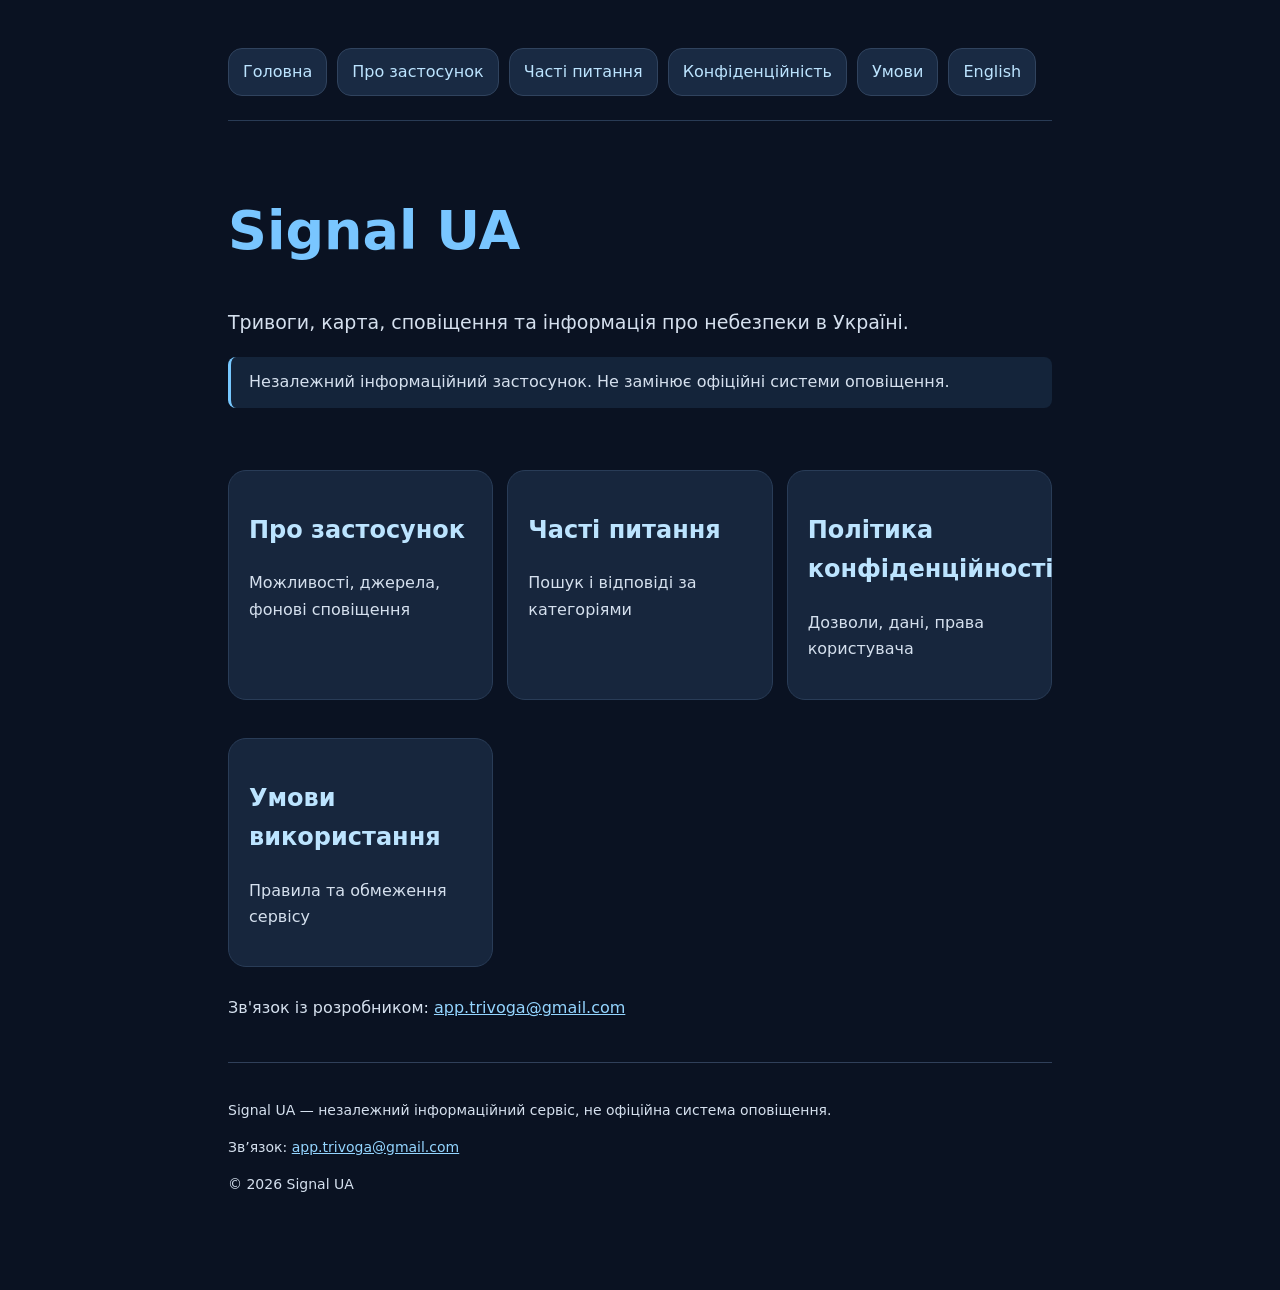
<file: index.html>
<!doctype html><html lang="uk"><head><meta charset="utf-8"><meta name="viewport" content="width=device-width,initial-scale=1"><meta name="theme-color" content="#0a1222"><meta name="description" content="Signal UA: Головна"><title>Головна | Signal UA</title><link rel="stylesheet" href="style.css"></head><body><main><header><nav aria-label="Навігація"><a href="./">Головна</a><a href="about.html">Про застосунок</a><a href="faq.html">Часті питання</a><a href="privacy.html">Конфіденційність</a><a href="terms.html">Умови</a><a href="en/index.html" lang="en">English</a></nav></header><section class="hero"><h1>Signal UA</h1><p class="lead">Тривоги, карта, сповіщення та інформація про небезпеки в Україні.</p><p class="note">Незалежний інформаційний застосунок. Не замінює офіційні системи оповіщення.</p></section><section class="grid"><a class="card" href="about.html" style="text-decoration:none"><h2>Про застосунок</h2><p>Можливості, джерела, фонові сповіщення</p></a><a class="card" href="faq.html" style="text-decoration:none"><h2>Часті питання</h2><p>Пошук і відповіді за категоріями</p></a><a class="card" href="privacy.html" style="text-decoration:none"><h2>Політика конфіденційності</h2><p>Дозволи, дані, права користувача</p></a><a class="card" href="terms.html" style="text-decoration:none"><h2>Умови використання</h2><p>Правила та обмеження сервісу</p></a></section><p>Зв'язок із розробником: <a href="mailto:app.trivoga@gmail.com">app.trivoga@gmail.com</a></p><footer><p>Signal UA — незалежний інформаційний сервіс, не офіційна система оповіщення.</p><p>Зв’язок: <a href="mailto:app.trivoga@gmail.com">app.trivoga@gmail.com</a></p><p>© 2026 Signal UA</p></footer></main></body></html>
</file>
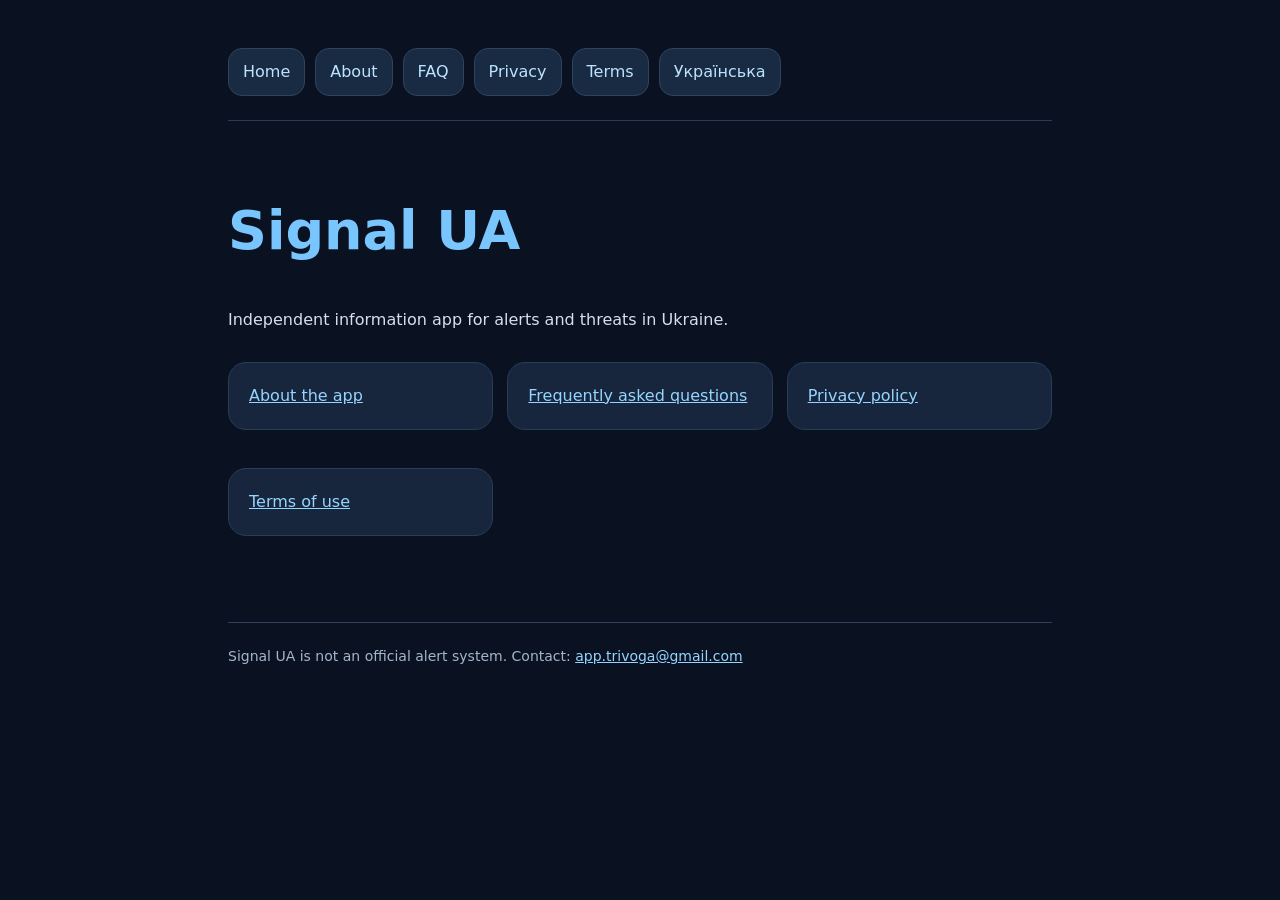
<file: en/index.html>
<!doctype html><html lang="en"><head><meta charset="utf-8"><meta name="viewport" content="width=device-width,initial-scale=1"><meta name="theme-color" content="#0a1222"><title>Signal UA | index.html</title><link rel="stylesheet" href="../style.css"></head><body><main><header><nav><a href="index.html">Home</a><a href="about.html">About</a><a href="faq.html">FAQ</a><a href="privacy.html">Privacy</a><a href="terms.html">Terms</a><a href="../index.html">Українська</a></nav></header><section class="hero"><h1>Signal UA</h1><p>Independent information app for alerts and threats in Ukraine.</p><div class="grid"><a class="card" href="about.html">About the app</a><a class="card" href="faq.html">Frequently asked questions</a><a class="card" href="privacy.html">Privacy policy</a><a class="card" href="terms.html">Terms of use</a></div></section><footer>Signal UA is not an official alert system. Contact: <a href="mailto:app.trivoga@gmail.com">app.trivoga@gmail.com</a></footer></main></body></html>
</file>
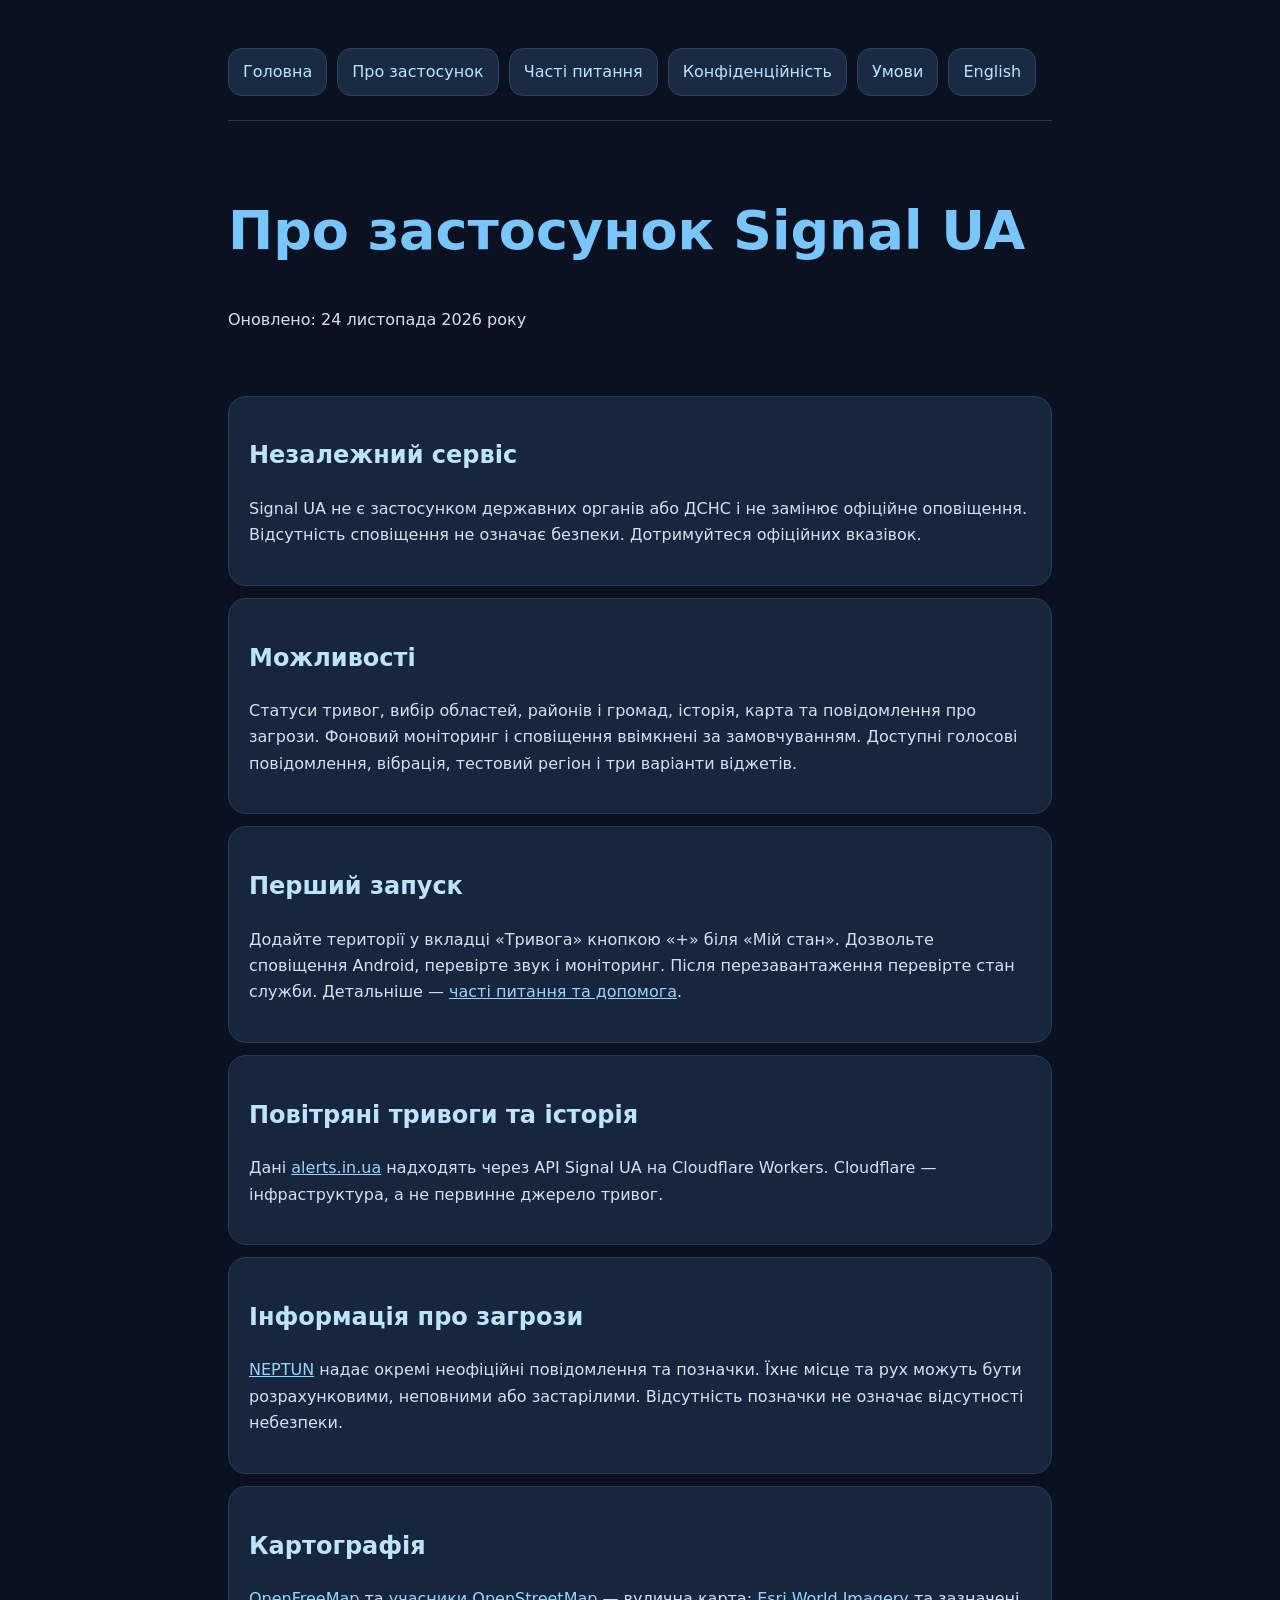
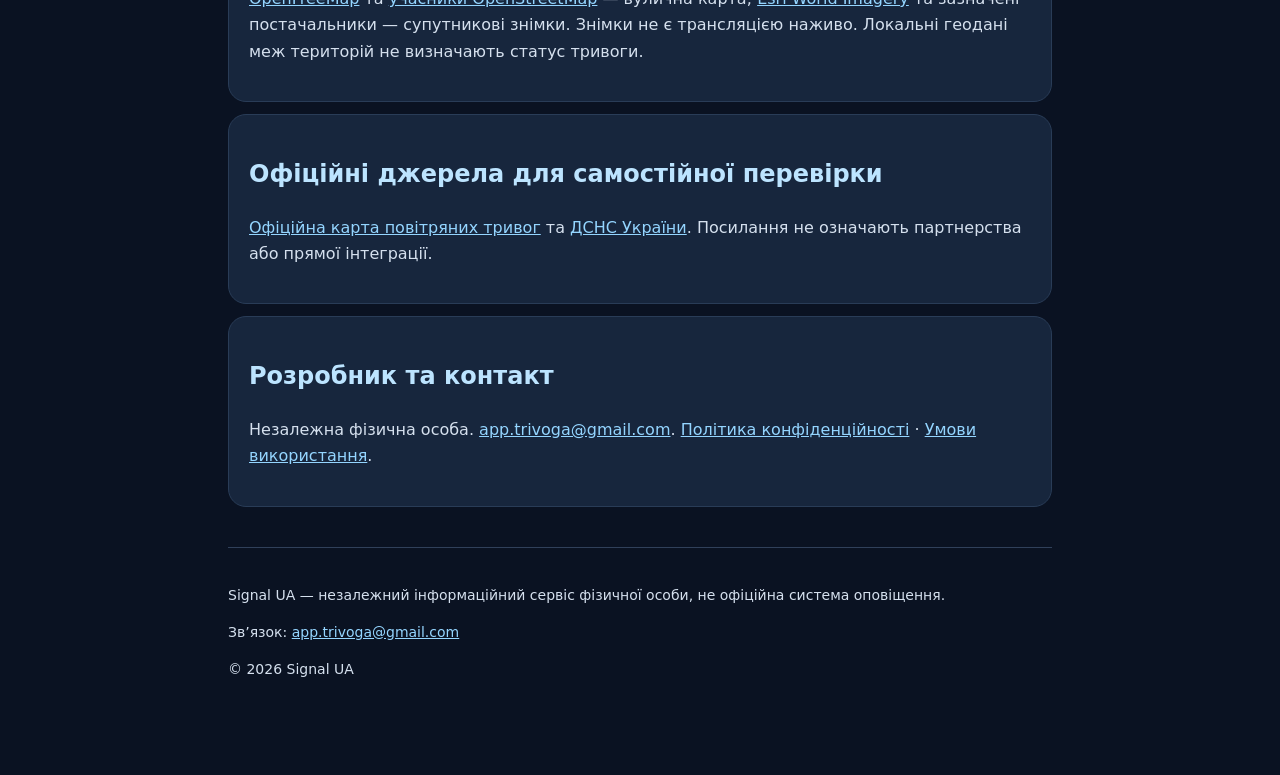
<file: about.html>
<!doctype html><html lang="uk"><head><meta charset="utf-8"><meta name="viewport" content="width=device-width,initial-scale=1"><meta name="theme-color" content="#0a1222"><meta name="description" content="Signal UA: Про застосунок"><title>Про застосунок Signal UA | Signal UA</title><link rel="stylesheet" href="style.css"></head><body><main><header><nav aria-label="Навігація"><a href="./">Головна</a><a href="about.html">Про застосунок</a><a href="faq.html">Часті питання</a><a href="privacy.html">Конфіденційність</a><a href="terms.html">Умови</a><a href="en/about.html" lang="en">English</a></nav></header><section class="hero"><h1>Про застосунок Signal UA</h1><p>Оновлено: 24 листопада 2026 року</p></section><section class="card"><h2>Незалежний сервіс</h2><p>Signal UA не є застосунком державних органів або ДСНС і не замінює офіційне оповіщення. Відсутність сповіщення не означає безпеки. Дотримуйтеся офіційних вказівок.</p></section>
<section class="card"><h2>Можливості</h2><p>Статуси тривог, вибір областей, районів і громад, історія, карта та повідомлення про загрози. Фоновий моніторинг і сповіщення ввімкнені за замовчуванням. Доступні голосові повідомлення, вібрація, тестовий регіон і три варіанти віджетів.</p></section>
<section class="card"><h2>Перший запуск</h2><p>Додайте території у вкладці «Тривога» кнопкою «+» біля «Мій стан». Дозвольте сповіщення Android, перевірте звук і моніторинг. Після перезавантаження перевірте стан служби. Детальніше — <a href="faq.html">часті питання та допомога</a>.</p></section>
<section class="card"><h2>Повітряні тривоги та історія</h2><p>Дані <a href="https://alerts.in.ua/">alerts.in.ua</a> надходять через API Signal UA на Cloudflare Workers. Cloudflare — інфраструктура, а не первинне джерело тривог.</p></section>
<section class="card"><h2>Інформація про загрози</h2><p><a href="https://neptun.in.ua/">NEPTUN</a> надає окремі неофіційні повідомлення та позначки. Їхнє місце та рух можуть бути розрахунковими, неповними або застарілими. Відсутність позначки не означає відсутності небезпеки.</p></section>
<section class="card"><h2>Картографія</h2><p><a href="https://openfreemap.org/">OpenFreeMap</a> та <a href="https://www.openstreetmap.org/copyright">учасники OpenStreetMap</a> — вулична карта; <a href="https://www.esri.com/">Esri World Imagery</a> та зазначені постачальники — супутникові знімки. Знімки не є трансляцією наживо. Локальні геодані меж територій не визначають статус тривоги.</p></section>
<section class="card"><h2>Офіційні джерела для самостійної перевірки</h2><p><a href="https://map.ukrainealarm.com/">Офіційна карта повітряних тривог</a> та <a href="https://dsns.gov.ua/">ДСНС України</a>. Посилання не означають партнерства або прямої інтеграції.</p></section>
<section class="card"><h2>Розробник та контакт</h2><p>Незалежна фізична особа. <a href="mailto:app.trivoga@gmail.com">app.trivoga@gmail.com</a>. <a href="privacy.html">Політика конфіденційності</a> · <a href="terms.html">Умови використання</a>.</p></section><footer><p>Signal UA — незалежний інформаційний сервіс фізичної особи, не офіційна система оповіщення.</p><p>Зв’язок: <a href="mailto:app.trivoga@gmail.com">app.trivoga@gmail.com</a></p><p>© 2026 Signal UA</p></footer></main></body></html>
</file>
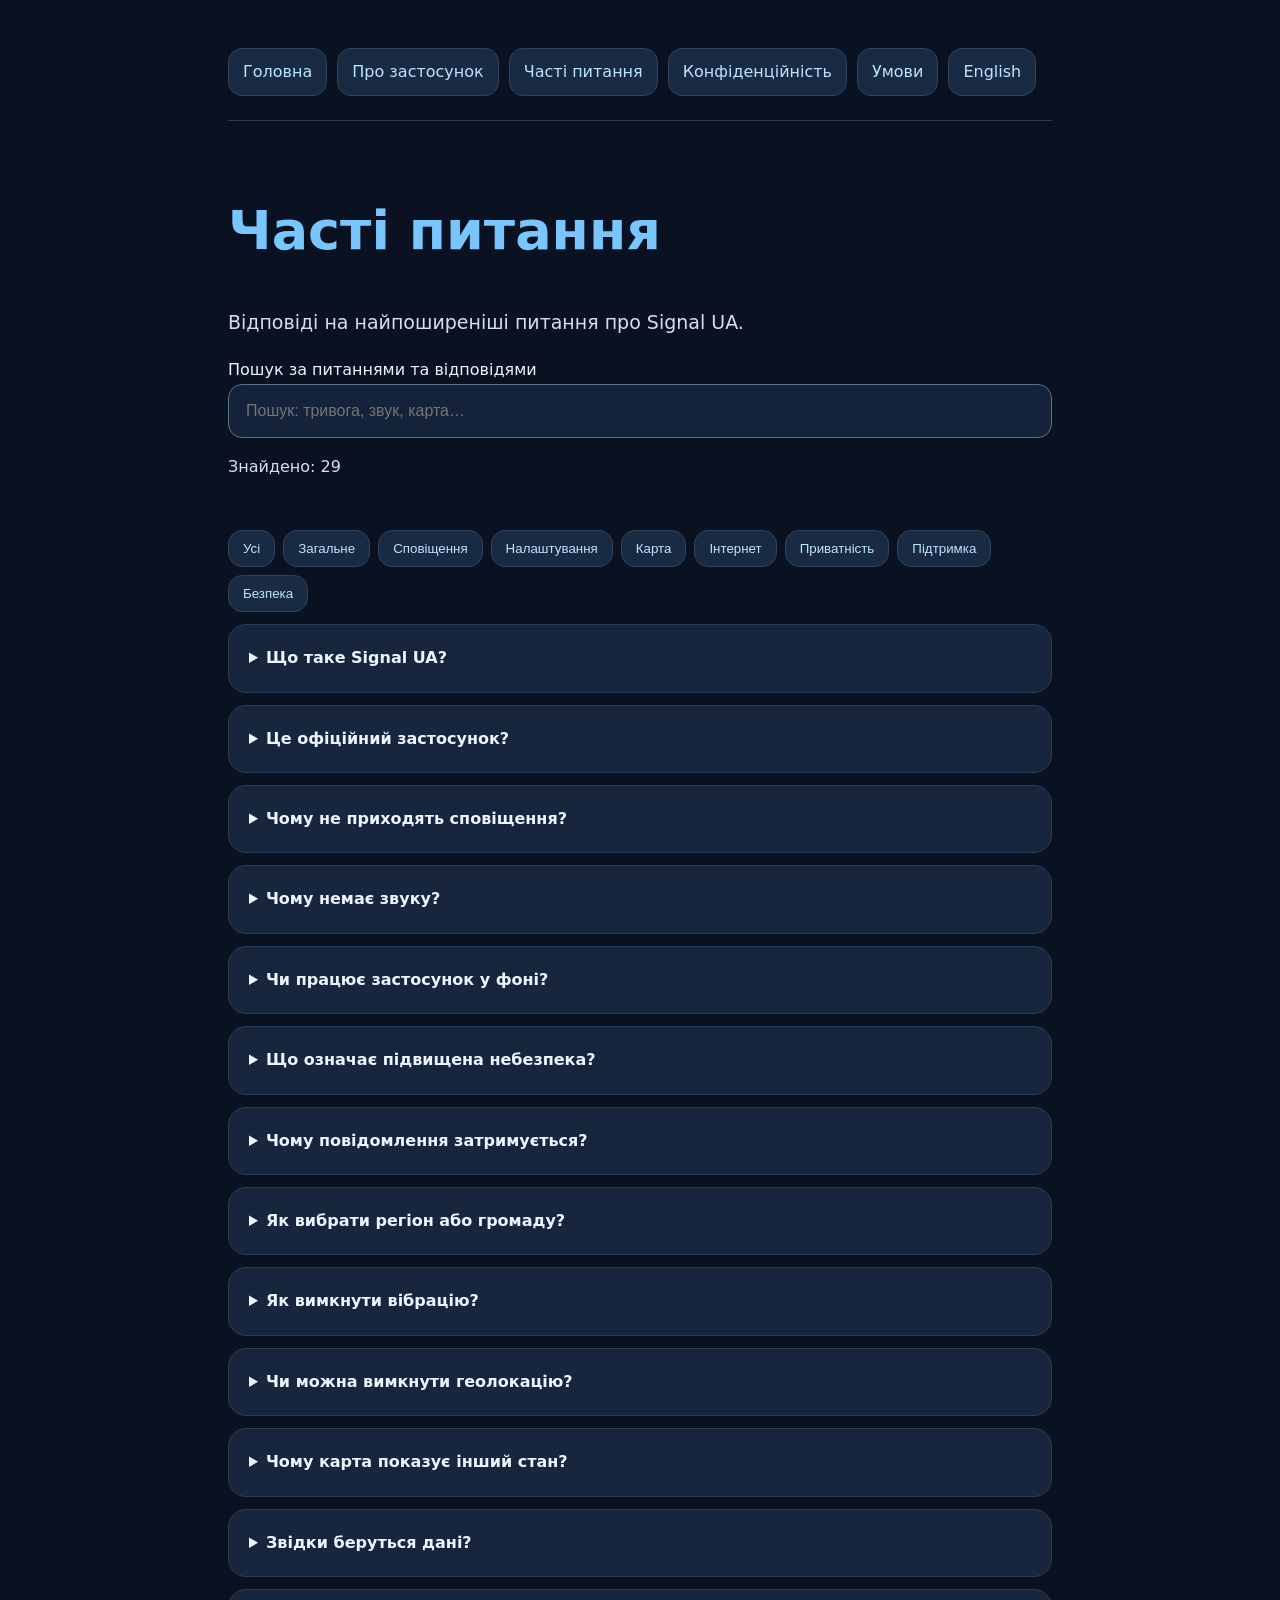
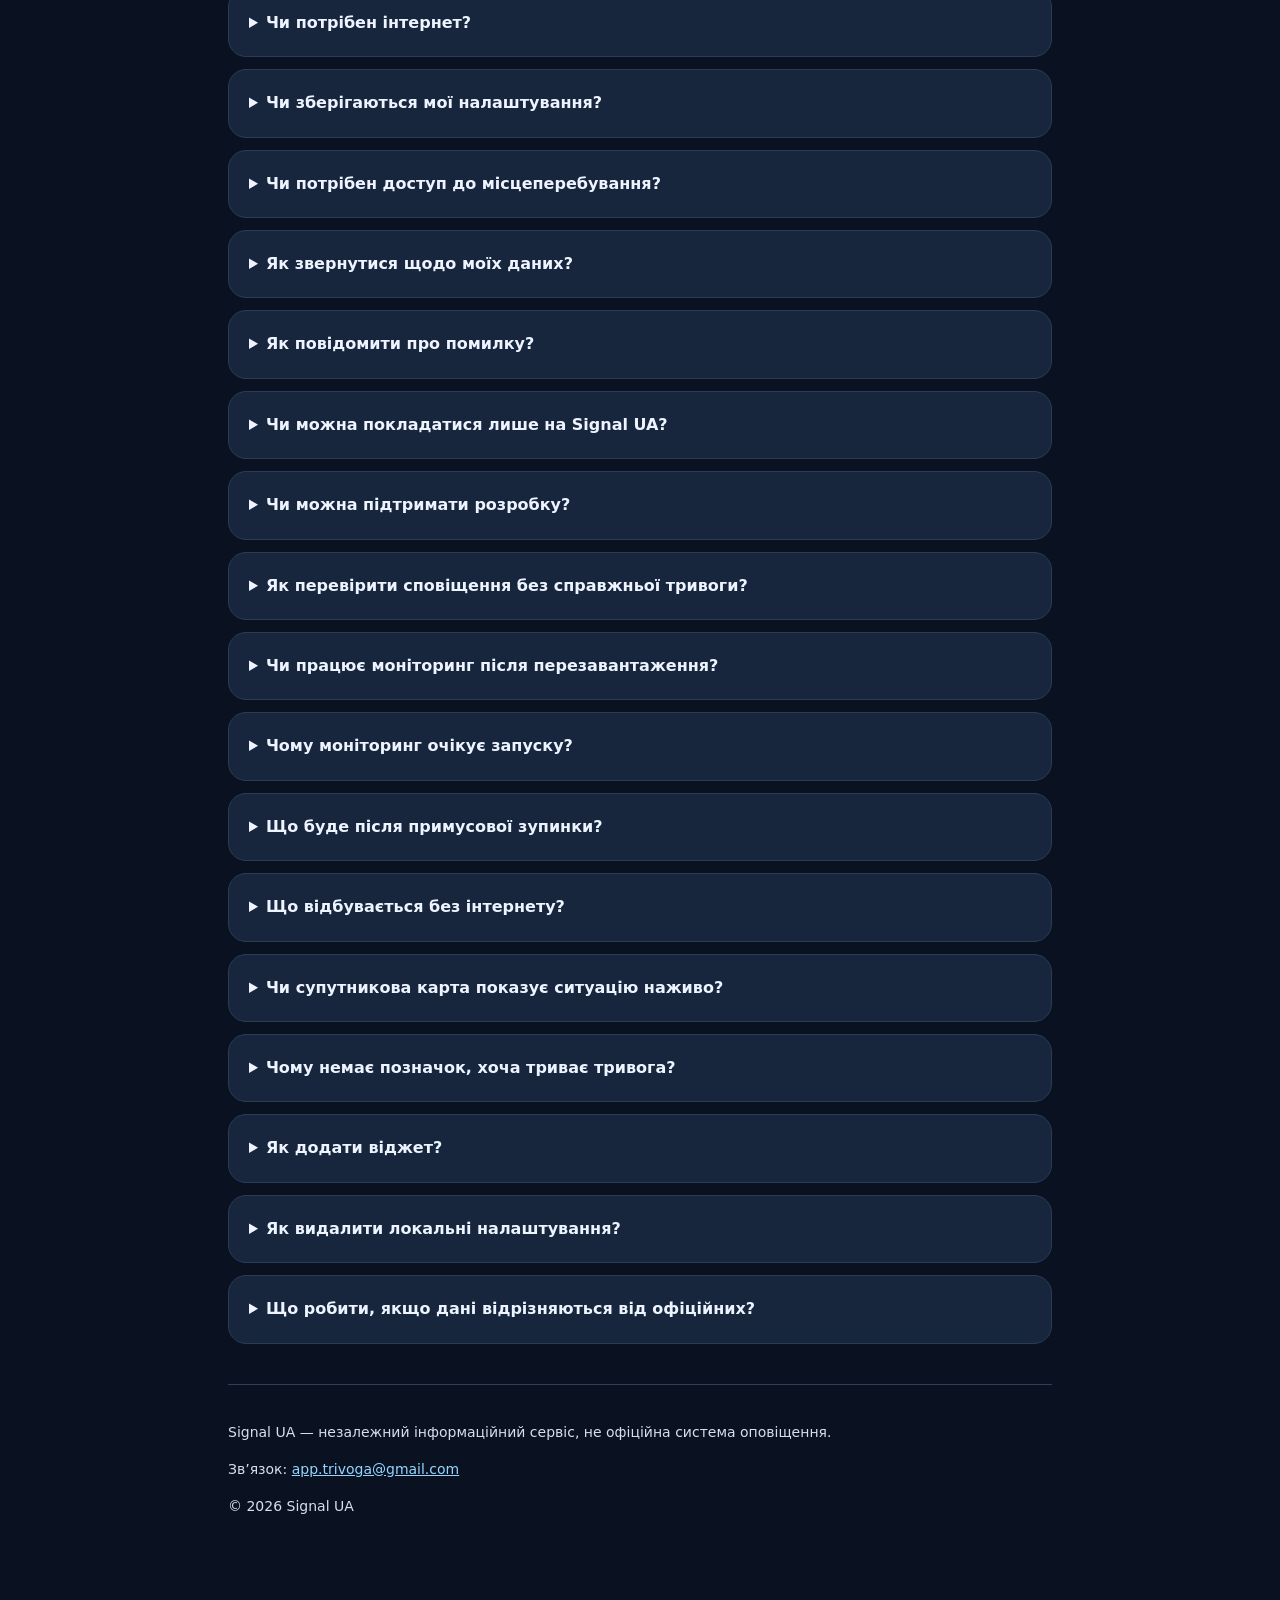
<file: faq.html>
<!doctype html><html lang="uk"><head><meta charset="utf-8"><meta name="viewport" content="width=device-width,initial-scale=1"><meta name="theme-color" content="#0a1222"><meta name="description" content="Signal UA: Часті питання"><title>Часті питання | Signal UA</title><link rel="stylesheet" href="style.css"></head><body><main><header><nav aria-label="Навігація"><a href="./">Головна</a><a href="about.html">Про застосунок</a><a href="faq.html">Часті питання</a><a href="privacy.html">Конфіденційність</a><a href="terms.html">Умови</a><a href="en/faq.html" lang="en">English</a></nav></header><section class="hero"><h1>Часті питання</h1><p class="lead">Відповіді на найпоширеніші питання про Signal UA.</p><label for="search">Пошук за питаннями та відповідями</label><input id="search" type="search" placeholder="Пошук: тривога, звук, карта…" autocomplete="off"><p id="count" aria-live="polite"></p></section><div id="filters" style="display:flex;flex-wrap:wrap;gap:8px"><button type="button" data-filter="Усі" class="btn" style="cursor:pointer">Усі</button><button type="button" data-filter="Загальне" class="btn" style="cursor:pointer">Загальне</button><button type="button" data-filter="Сповіщення" class="btn" style="cursor:pointer">Сповіщення</button><button type="button" data-filter="Налаштування" class="btn" style="cursor:pointer">Налаштування</button><button type="button" data-filter="Карта" class="btn" style="cursor:pointer">Карта</button><button type="button" data-filter="Інтернет" class="btn" style="cursor:pointer">Інтернет</button><button type="button" data-filter="Приватність" class="btn" style="cursor:pointer">Приватність</button><button type="button" data-filter="Підтримка" class="btn" style="cursor:pointer">Підтримка</button><button type="button" data-filter="Безпека" class="btn" style="cursor:pointer">Безпека</button></div><div id="questions"><details data-cat="Загальне" data-search="що таке signal ua? незалежний інформаційний застосунок для перегляду тривог, загроз і карти."><summary>Що таке Signal UA?</summary><p>Незалежний інформаційний застосунок для перегляду тривог, загроз і карти.</p></details><details data-cat="Загальне" data-search="це офіційний застосунок? ні. signal ua не є державною системою оповіщення."><summary>Це офіційний застосунок?</summary><p>Ні. Signal UA не є державною системою оповіщення.</p></details><details data-cat="Сповіщення" data-search="чому не приходять сповіщення? перевірте дозволи android, вибрану територію, інтернет, оптимізацію батареї та фонову роботу."><summary>Чому не приходять сповіщення?</summary><p>Перевірте дозволи Android, вибрану територію, інтернет, оптимізацію батареї та фонову роботу.</p></details><details data-cat="Сповіщення" data-search="чому немає звуку? перевірте гучність, режим «не турбувати», канали сповіщень та звук у налаштуваннях signal ua."><summary>Чому немає звуку?</summary><p>Перевірте гучність, режим «Не турбувати», канали сповіщень та звук у налаштуваннях Signal UA.</p></details><details data-cat="Сповіщення" data-search="чи працює застосунок у фоні? підтримує фонову службу, однак android та виробник телефона можуть її обмежувати."><summary>Чи працює застосунок у фоні?</summary><p>Підтримує фонову службу, однак Android та виробник телефона можуть її обмежувати.</p></details><details data-cat="Сповіщення" data-search="що означає підвищена небезпека? це окремий тип загрози, що залежить від відповідних повідомлень джерела, а не просто від статусу повітряної тривоги."><summary>Що означає підвищена небезпека?</summary><p>Це окремий тип загрози, що залежить від відповідних повідомлень джерела, а не просто від статусу повітряної тривоги.</p></details><details data-cat="Сповіщення" data-search="чому повідомлення затримується? причиною можуть бути затримки джерела, інтернету, сервера або обмеження android."><summary>Чому повідомлення затримується?</summary><p>Причиною можуть бути затримки джерела, інтернету, сервера або обмеження Android.</p></details><details data-cat="Налаштування" data-search="як вибрати регіон або громаду? відкрийте вкладку «тривога» → «+» біля «мій стан» та оберіть потрібні території."><summary>Як вибрати регіон або громаду?</summary><p>Відкрийте вкладку «Тривога» → «+» біля «Мій стан» та оберіть потрібні території.</p></details><details data-cat="Налаштування" data-search="як вимкнути вібрацію? змініть параметри сповіщень у застосунку або системних налаштуваннях android."><summary>Як вимкнути вібрацію?</summary><p>Змініть параметри сповіщень у застосунку або системних налаштуваннях Android.</p></details><details data-cat="Налаштування" data-search="чи можна вимкнути геолокацію? так, через налаштування android → програми → signal ua → дозволи. функції визначення місцевості можуть бути обмежені."><summary>Чи можна вимкнути геолокацію?</summary><p>Так, через Налаштування Android → Програми → Signal UA → Дозволи. Функції визначення місцевості можуть бути обмежені.</p></details><details data-cat="Карта" data-search="чому карта показує інший стан? карта й сповіщення можуть оновлюватися з різною затримкою або спиратися на різні потоки даних."><summary>Чому карта показує інший стан?</summary><p>Карта й сповіщення можуть оновлюватися з різною затримкою або спиратися на різні потоки даних.</p></details><details data-cat="Карта" data-search="звідки беруться дані? статуси й історія — alerts.in.ua через cloudflare workers; загрози — neptun; карта — openfreemap/openstreetmap та esri. детальніше на сторінці «про застосунок»."><summary>Звідки беруться дані?</summary><p>Статуси й історія — alerts.in.ua через Cloudflare Workers; загрози — NEPTUN; карта — OpenFreeMap/OpenStreetMap та Esri. Детальніше на сторінці «Про застосунок».</p></details><details data-cat="Інтернет" data-search="чи потрібен інтернет? так, для актуальних повідомлень і оновлення карти."><summary>Чи потрібен інтернет?</summary><p>Так, для актуальних повідомлень і оновлення карти.</p></details><details data-cat="Приватність" data-search="чи зберігаються мої налаштування? частина налаштувань може зберігатися локально на телефоні."><summary>Чи зберігаються мої налаштування?</summary><p>Частина налаштувань може зберігатися локально на телефоні.</p></details><details data-cat="Приватність" data-search="чи потрібен доступ до місцеперебування? для деяких функцій він може використовуватися. ви контролюєте дозвіл у налаштуваннях android."><summary>Чи потрібен доступ до місцеперебування?</summary><p>Для деяких функцій він може використовуватися. Ви контролюєте дозвіл у налаштуваннях Android.</p></details><details data-cat="Приватність" data-search="як звернутися щодо моїх даних? напишіть на app.trivoga@gmail.com. уточніть запит, але не надсилайте зайвих чутливих відомостей."><summary>Як звернутися щодо моїх даних?</summary><p>Напишіть на app.trivoga@gmail.com. Уточніть запит, але не надсилайте зайвих чутливих відомостей.</p></details><details data-cat="Підтримка" data-search="як повідомити про помилку? напишіть на app.trivoga@gmail.com, вкажіть модель телефона, версію android і опишіть проблему."><summary>Як повідомити про помилку?</summary><p>Напишіть на app.trivoga@gmail.com, вкажіть модель телефона, версію Android і опишіть проблему.</p></details><details data-cat="Безпека" data-search="чи можна покладатися лише на signal ua? ні. дотримуйтеся офіційних повідомлень цивільного захисту."><summary>Чи можна покладатися лише на Signal UA?</summary><p>Ні. Дотримуйтеся офіційних повідомлень цивільного захисту.</p></details><details data-cat="Підтримка" data-search="чи можна підтримати розробку? якщо функція підтримки доступна у вашій версії застосунку, користуйтеся лише посиланнями всередині нього."><summary>Чи можна підтримати розробку?</summary><p>Якщо функція підтримки доступна у вашій версії застосунку, користуйтеся лише посиланнями всередині нього.</p></details><details data-cat="Сповіщення" data-search="як перевірити сповіщення без справжньої тривоги? налаштування → тестовий регіон. додайте його для перевірки та видаліть після тесту. тестові повідомлення не є справжніми тривогами."><summary>Як перевірити сповіщення без справжньої тривоги?</summary><p>Налаштування → Тестовий регіон. Додайте його для перевірки та видаліть після тесту. Тестові повідомлення не є справжніми тривогами.</p></details><details data-cat="Сповіщення" data-search="чи працює моніторинг після перезавантаження? застосунок намагається відновити увімкнений моніторинг. android може обмежити запуск. після перезавантаження відкрийте signal ua і перевірте статус."><summary>Чи працює моніторинг після перезавантаження?</summary><p>Застосунок намагається відновити увімкнений моніторинг. Android може обмежити запуск. Після перезавантаження відкрийте Signal UA і перевірте статус.</p></details><details data-cat="Сповіщення" data-search="чому моніторинг очікує запуску? налаштування увімкнене, але робота служби ще не підтверджена. перевірте інтернет, дозволи та обмеження батареї. не покладайтеся лише на застосунок."><summary>Чому моніторинг очікує запуску?</summary><p>Налаштування увімкнене, але робота служби ще не підтверджена. Перевірте інтернет, дозволи та обмеження батареї. Не покладайтеся лише на застосунок.</p></details><details data-cat="Сповіщення" data-search="що буде після примусової зупинки? android може припинити фонове оповіщення до повторного відкриття застосунку. відкрийте signal ua і перевірте моніторинг."><summary>Що буде після примусової зупинки?</summary><p>Android може припинити фонове оповіщення до повторного відкриття застосунку. Відкрийте Signal UA і перевірте моніторинг.</p></details><details data-cat="Інтернет" data-search="що відбувається без інтернету? нові дані можуть не надходити. стан або історія можуть бути застарілими. відсутність повідомлення не означає відбій."><summary>Що відбувається без інтернету?</summary><p>Нові дані можуть не надходити. Стан або історія можуть бути застарілими. Відсутність повідомлення не означає відбій.</p></details><details data-cat="Карта" data-search="чи супутникова карта показує ситуацію наживо? ні. це картографічні знімки esri, не поточна трансляція. дані тривог і загроз надходять окремо."><summary>Чи супутникова карта показує ситуацію наживо?</summary><p>Ні. Це картографічні знімки Esri, не поточна трансляція. Дані тривог і загроз надходять окремо.</p></details><details data-cat="Карта" data-search="чому немає позначок, хоча триває тривога? статуси тривог та позначки neptun — різні дані. відсутність міток не означає відсутності небезпеки. місце і рух позначок можуть бути розрахунковими."><summary>Чому немає позначок, хоча триває тривога?</summary><p>Статуси тривог та позначки NEPTUN — різні дані. Відсутність міток не означає відсутності небезпеки. Місце і рух позначок можуть бути розрахунковими.</p></details><details data-cat="Налаштування" data-search="як додати віджет? утримуйте порожнє місце головного екрана android → віджети → signal ua. доступні віджет територій, велика й мала карта."><summary>Як додати віджет?</summary><p>Утримуйте порожнє місце головного екрана Android → Віджети → Signal UA. Доступні віджет територій, велика й мала карта.</p></details><details data-cat="Приватність" data-search="як видалити локальні налаштування? android → програми → signal ua → сховище → очистити дані. після очищення налаштуйте оповіщення знову. це не видаляє журнали сторонніх серверів."><summary>Як видалити локальні налаштування?</summary><p>Android → Програми → Signal UA → Сховище → Очистити дані. Після очищення налаштуйте оповіщення знову. Це не видаляє журнали сторонніх серверів.</p></details><details data-cat="Безпека" data-search="що робити, якщо дані відрізняються від офіційних? керуйтеся офіційними повідомленнями для вашої території. повідомте розробнику регіон, час, версію застосунку та опис розбіжності."><summary>Що робити, якщо дані відрізняються від офіційних?</summary><p>Керуйтеся офіційними повідомленнями для вашої території. Повідомте розробнику регіон, час, версію застосунку та опис розбіжності.</p></details></div><p id="empty" hidden>Нічого не знайдено. Спробуйте інший запит.</p><script>const input=document.querySelector('#search'),items=[...document.querySelectorAll('#questions details')],count=document.querySelector('#count'),empty=document.querySelector('#empty');let filter='Усі';function update(){const q=input.value.toLocaleLowerCase('uk').trim();let n=0;for(const el of items){const show=(filter==='Усі'||el.dataset.cat===filter)&&el.dataset.search.includes(q);el.hidden=!show;if(show)n++}count.textContent='Знайдено: '+n;empty.hidden=n>0}input.addEventListener('input',update);document.querySelectorAll('[data-filter]').forEach(b=>b.addEventListener('click',()=>{filter=b.dataset.filter;document.querySelectorAll('[data-filter]').forEach(x=>x.setAttribute('aria-pressed',String(x===b)));update()}));update();</script><footer><p>Signal UA — незалежний інформаційний сервіс, не офіційна система оповіщення.</p><p>Зв’язок: <a href="mailto:app.trivoga@gmail.com">app.trivoga@gmail.com</a></p><p>© 2026 Signal UA</p></footer></main></body></html>
</file>
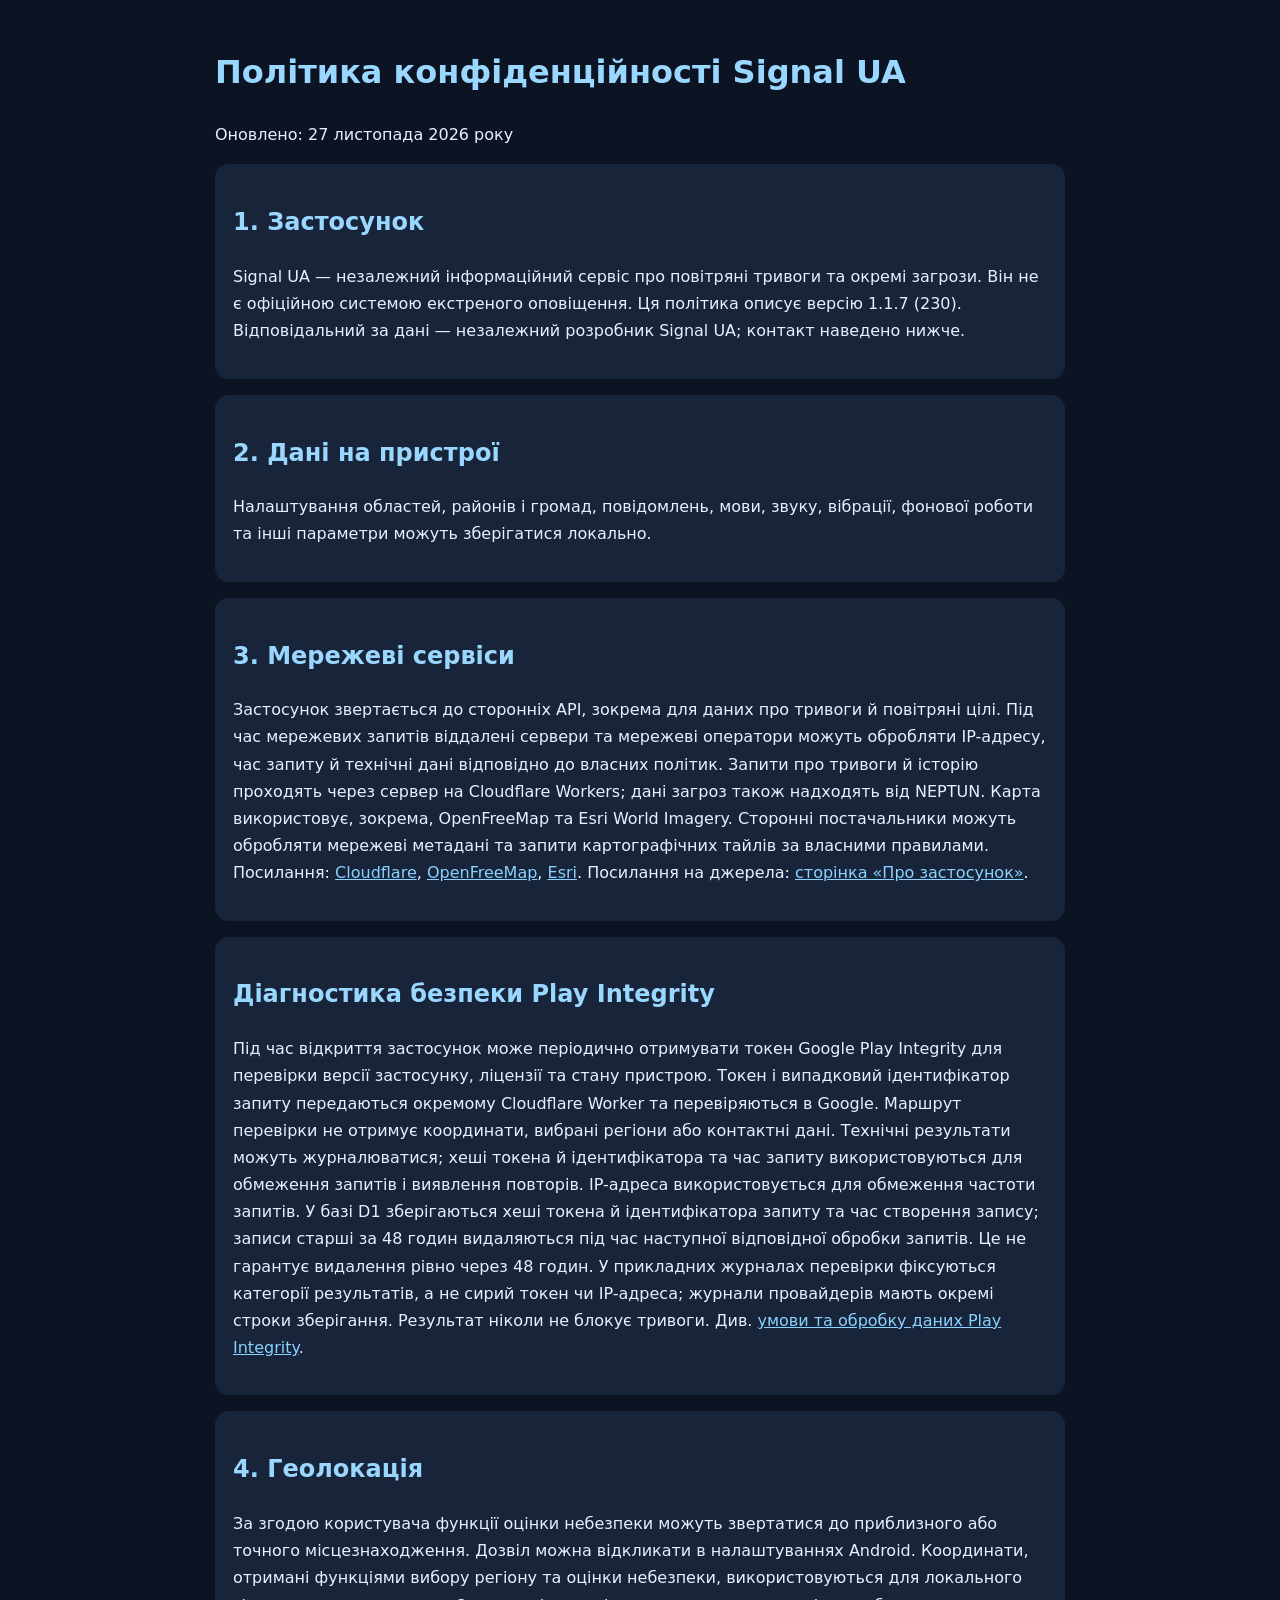
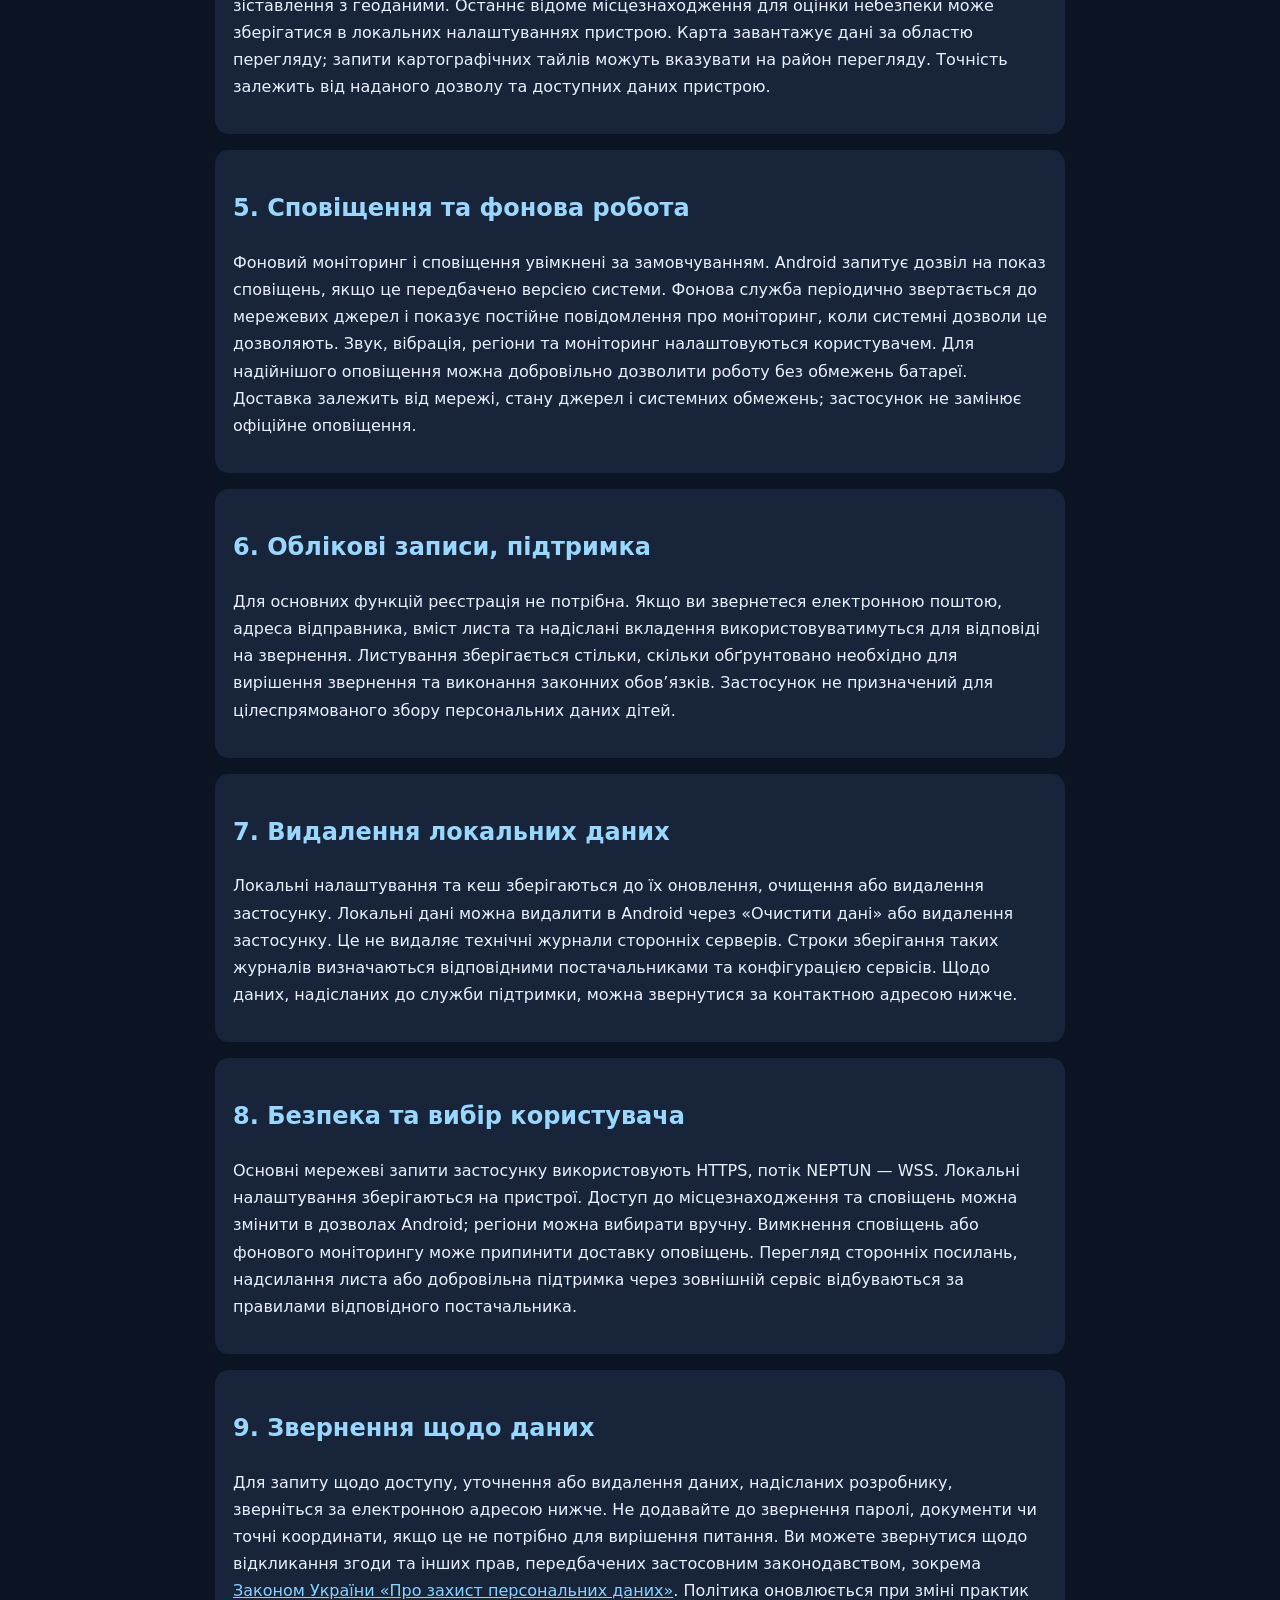
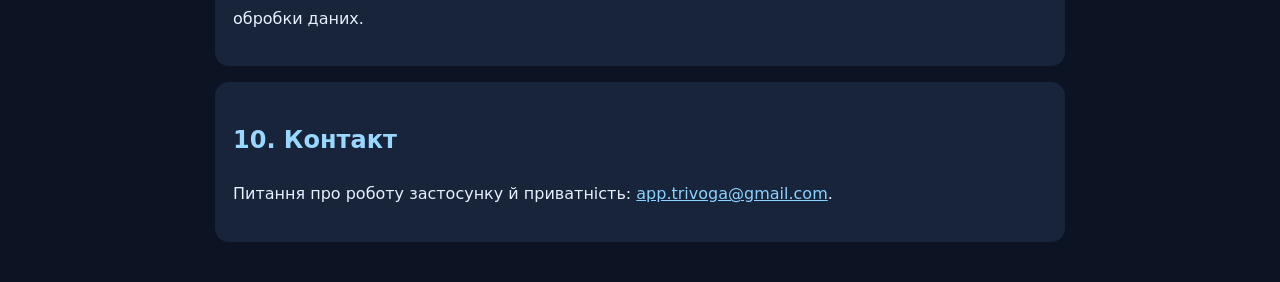
<file: privacy.html>
<!doctype html>
<html lang="uk">
<head>
  <meta charset="utf-8">
  <meta name="viewport" content="width=device-width,initial-scale=1">
  <title>Політика конфіденційності — Signal UA</title>
  <style>
    body{font:16px/1.7 system-ui,sans-serif;background:#0c1424;color:#e8f0ff;max-width:850px;margin:auto;padding:24px}
    h1,h2{color:#9ad7ff}section{background:#17243a;padding:18px;border-radius:14px;margin:16px 0}
    a{color:#8ad2ff;overflow-wrap:anywhere}
  </style>
</head>
<body>
  <h1>Політика конфіденційності Signal UA</h1>
  <p>Оновлено: 27 листопада 2026 року</p>
  <section><h2>1. Застосунок</h2>
    <p>Signal UA — незалежний інформаційний сервіс про повітряні тривоги та окремі загрози. Він не є офіційною системою екстреного оповіщення. Ця політика описує версію 1.1.7 (230). Відповідальний за дані — незалежний розробник Signal UA; контакт наведено нижче.</p>
  </section>
  <section><h2>2. Дані на пристрої</h2>
    <p>Налаштування областей, районів і громад, повідомлень, мови, звуку, вібрації, фонової роботи та інші параметри можуть зберігатися локально.</p>
  </section>
  <section><h2>3. Мережеві сервіси</h2>
    <p>Застосунок звертається до сторонніх API, зокрема для даних про тривоги й повітряні цілі. Під час мережевих запитів віддалені сервери та мережеві оператори можуть обробляти IP-адресу, час запиту й технічні дані відповідно до власних політик. Запити про тривоги й історію проходять через сервер на Cloudflare Workers; дані загроз також надходять від NEPTUN. Карта використовує, зокрема, OpenFreeMap та Esri World Imagery. Сторонні постачальники можуть обробляти мережеві метадані та запити картографічних тайлів за власними правилами. Посилання: <a href="https://www.cloudflare.com/privacypolicy/">Cloudflare</a>, <a href="https://openfreemap.org/">OpenFreeMap</a>, <a href="https://www.esri.com/en-us/privacy/overview">Esri</a>. Посилання на джерела: <a href="about.html">сторінка «Про застосунок»</a>.</p>
  </section>
  <section><h2>Діагностика безпеки Play Integrity</h2><p>Під час відкриття застосунок може періодично отримувати токен Google Play Integrity для перевірки версії застосунку, ліцензії та стану пристрою. Токен і випадковий ідентифікатор запиту передаються окремому Cloudflare Worker та перевіряються в Google. Маршрут перевірки не отримує координати, вибрані регіони або контактні дані. Технічні результати можуть журналюватися; хеші токена й ідентифікатора та час запиту використовуються для обмеження запитів і виявлення повторів. IP-адреса використовується для обмеження частоти запитів. У базі D1 зберігаються хеші токена й ідентифікатора запиту та час створення запису; записи старші за 48 годин видаляються під час наступної відповідної обробки запитів. Це не гарантує видалення рівно через 48 годин. У прикладних журналах перевірки фіксуються категорії результатів, а не сирий токен чи IP-адреса; журнали провайдерів мають окремі строки зберігання. Результат ніколи не блокує тривоги. Див. <a href="https://developer.android.com/google/play/integrity/terms">умови та обробку даних Play Integrity</a>.</p></section>
  <section><h2>4. Геолокація</h2>
    <p>За згодою користувача функції оцінки небезпеки можуть звертатися до приблизного або точного місцезнаходження. Дозвіл можна відкликати в налаштуваннях Android. Координати, отримані функціями вибору регіону та оцінки небезпеки, використовуються для локального зіставлення з геоданими. Останнє відоме місцезнаходження для оцінки небезпеки може зберігатися в локальних налаштуваннях пристрою. Карта завантажує дані за областю перегляду; запити картографічних тайлів можуть вказувати на район перегляду. Точність залежить від наданого дозволу та доступних даних пристрою.</p>
  </section>
  <section><h2>5. Сповіщення та фонова робота</h2>
    <p>Фоновий моніторинг і сповіщення увімкнені за замовчуванням. Android запитує дозвіл на показ сповіщень, якщо це передбачено версією системи. Фонова служба періодично звертається до мережевих джерел і показує постійне повідомлення про моніторинг, коли системні дозволи це дозволяють. Звук, вібрація, регіони та моніторинг налаштовуються користувачем. Для надійнішого оповіщення можна добровільно дозволити роботу без обмежень батареї. Доставка залежить від мережі, стану джерел і системних обмежень; застосунок не замінює офіційне оповіщення.</p>
  </section>
  <section><h2>6. Облікові записи, підтримка</h2>
    <p>Для основних функцій реєстрація не потрібна. Якщо ви звернетеся електронною поштою, адреса відправника, вміст листа та надіслані вкладення використовуватимуться для відповіді на звернення. Листування зберігається стільки, скільки обґрунтовано необхідно для вирішення звернення та виконання законних обов’язків. Застосунок не призначений для цілеспрямованого збору персональних даних дітей.</p>
  </section>
  <section><h2>7. Видалення локальних даних</h2>
    <p>Локальні налаштування та кеш зберігаються до їх оновлення, очищення або видалення застосунку. Локальні дані можна видалити в Android через «Очистити дані» або видалення застосунку. Це не видаляє технічні журнали сторонніх серверів. Строки зберігання таких журналів визначаються відповідними постачальниками та конфігурацією сервісів. Щодо даних, надісланих до служби підтримки, можна звернутися за контактною адресою нижче.</p>
  </section>
  <section><h2>8. Безпека та вибір користувача</h2>
    <p>Основні мережеві запити застосунку використовують HTTPS, потік NEPTUN — WSS. Локальні налаштування зберігаються на пристрої. Доступ до місцезнаходження та сповіщень можна змінити в дозволах Android; регіони можна вибирати вручну. Вимкнення сповіщень або фонового моніторингу може припинити доставку оповіщень. Перегляд сторонніх посилань, надсилання листа або добровільна підтримка через зовнішній сервіс відбуваються за правилами відповідного постачальника.</p>
  </section>
  <section><h2>9. Звернення щодо даних</h2>
    <p>Для запиту щодо доступу, уточнення або видалення даних, надісланих розробнику, зверніться за електронною адресою нижче. Не додавайте до звернення паролі, документи чи точні координати, якщо це не потрібно для вирішення питання. Ви можете звернутися щодо відкликання згоди та інших прав, передбачених застосовним законодавством, зокрема <a href="https://zakon.rada.gov.ua/go/2297-17">Законом України «Про захист персональних даних»</a>. Політика оновлюється при зміні практик обробки даних.</p>
  </section>
  <section><h2>10. Контакт</h2>
    <p>Питання про роботу застосунку й приватність: <a href="mailto:app.trivoga@gmail.com">app.trivoga@gmail.com</a>.</p>
  </section>
</body>
</html>
</file>
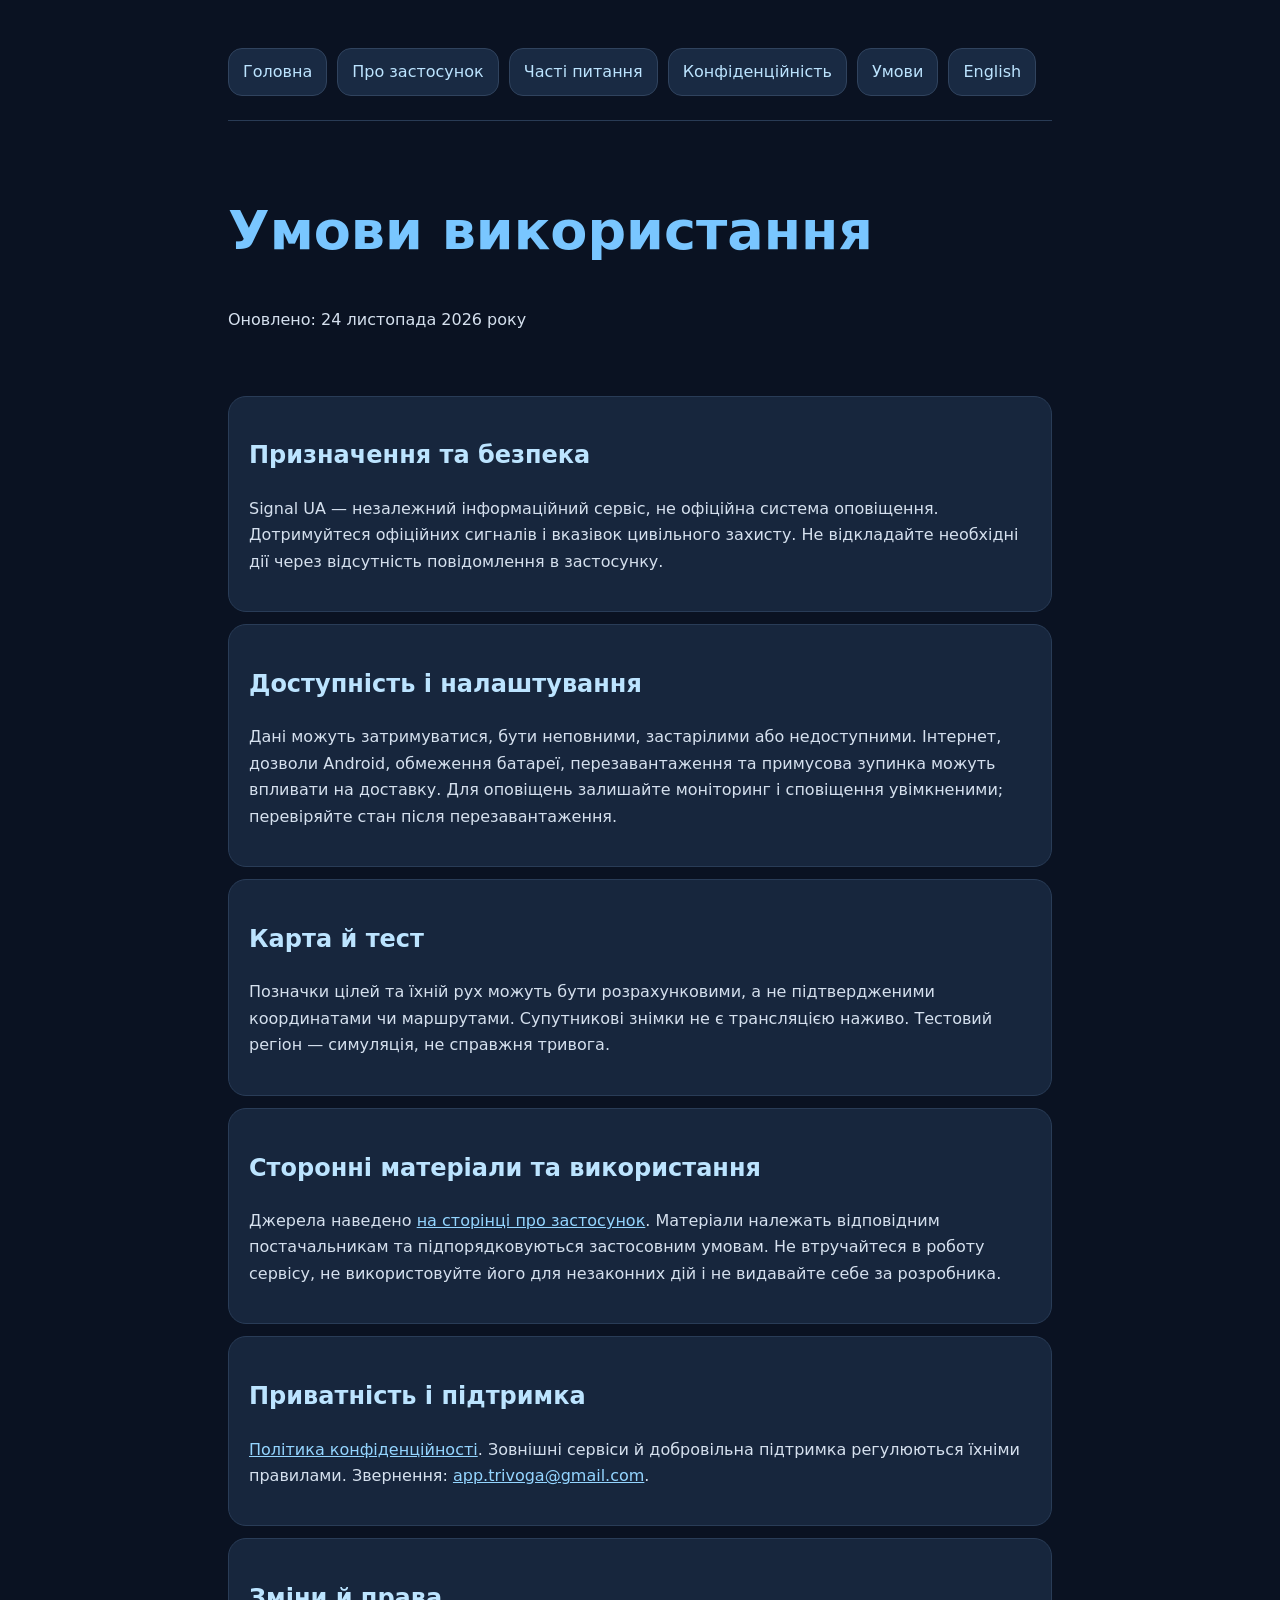
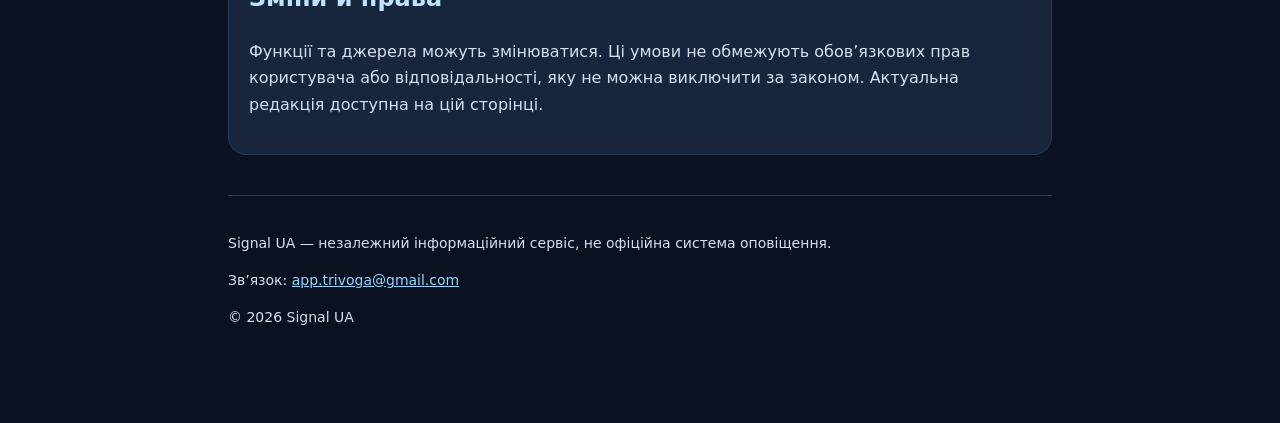
<file: terms.html>
<!doctype html><html lang="uk"><head><meta charset="utf-8"><meta name="viewport" content="width=device-width,initial-scale=1"><meta name="theme-color" content="#0a1222"><meta name="description" content="Signal UA: Умови використання"><title>Умови використання | Signal UA</title><link rel="stylesheet" href="style.css"></head><body><main><header><nav aria-label="Навігація"><a href="./">Головна</a><a href="about.html">Про застосунок</a><a href="faq.html">Часті питання</a><a href="privacy.html">Конфіденційність</a><a href="terms.html">Умови</a><a href="en/terms.html" lang="en">English</a></nav></header><section class="hero"><h1>Умови використання</h1><p>Оновлено: 24 листопада 2026 року</p></section><section class="card"><h2>Призначення та безпека</h2><p>Signal UA — незалежний інформаційний сервіс, не офіційна система оповіщення. Дотримуйтеся офіційних сигналів і вказівок цивільного захисту. Не відкладайте необхідні дії через відсутність повідомлення в застосунку.</p></section>
<section class="card"><h2>Доступність і налаштування</h2><p>Дані можуть затримуватися, бути неповними, застарілими або недоступними. Інтернет, дозволи Android, обмеження батареї, перезавантаження та примусова зупинка можуть впливати на доставку. Для оповіщень залишайте моніторинг і сповіщення увімкненими; перевіряйте стан після перезавантаження.</p></section>
<section class="card"><h2>Карта й тест</h2><p>Позначки цілей та їхній рух можуть бути розрахунковими, а не підтвердженими координатами чи маршрутами. Супутникові знімки не є трансляцією наживо. Тестовий регіон — симуляція, не справжня тривога.</p></section>
<section class="card"><h2>Сторонні матеріали та використання</h2><p>Джерела наведено <a href="about.html">на сторінці про застосунок</a>. Матеріали належать відповідним постачальникам та підпорядковуються застосовним умовам. Не втручайтеся в роботу сервісу, не використовуйте його для незаконних дій і не видавайте себе за розробника.</p></section>
<section class="card"><h2>Приватність і підтримка</h2><p><a href="privacy.html">Політика конфіденційності</a>. Зовнішні сервіси й добровільна підтримка регулюються їхніми правилами. Звернення: <a href="mailto:app.trivoga@gmail.com">app.trivoga@gmail.com</a>.</p></section>
<section class="card"><h2>Зміни й права</h2><p>Функції та джерела можуть змінюватися. Ці умови не обмежують обов’язкових прав користувача або відповідальності, яку не можна виключити за законом. Актуальна редакція доступна на цій сторінці.</p></section><footer><p>Signal UA — незалежний інформаційний сервіс, не офіційна система оповіщення.</p><p>Зв’язок: <a href="mailto:app.trivoga@gmail.com">app.trivoga@gmail.com</a></p><p>© 2026 Signal UA</p></footer></main></body></html>
</file>
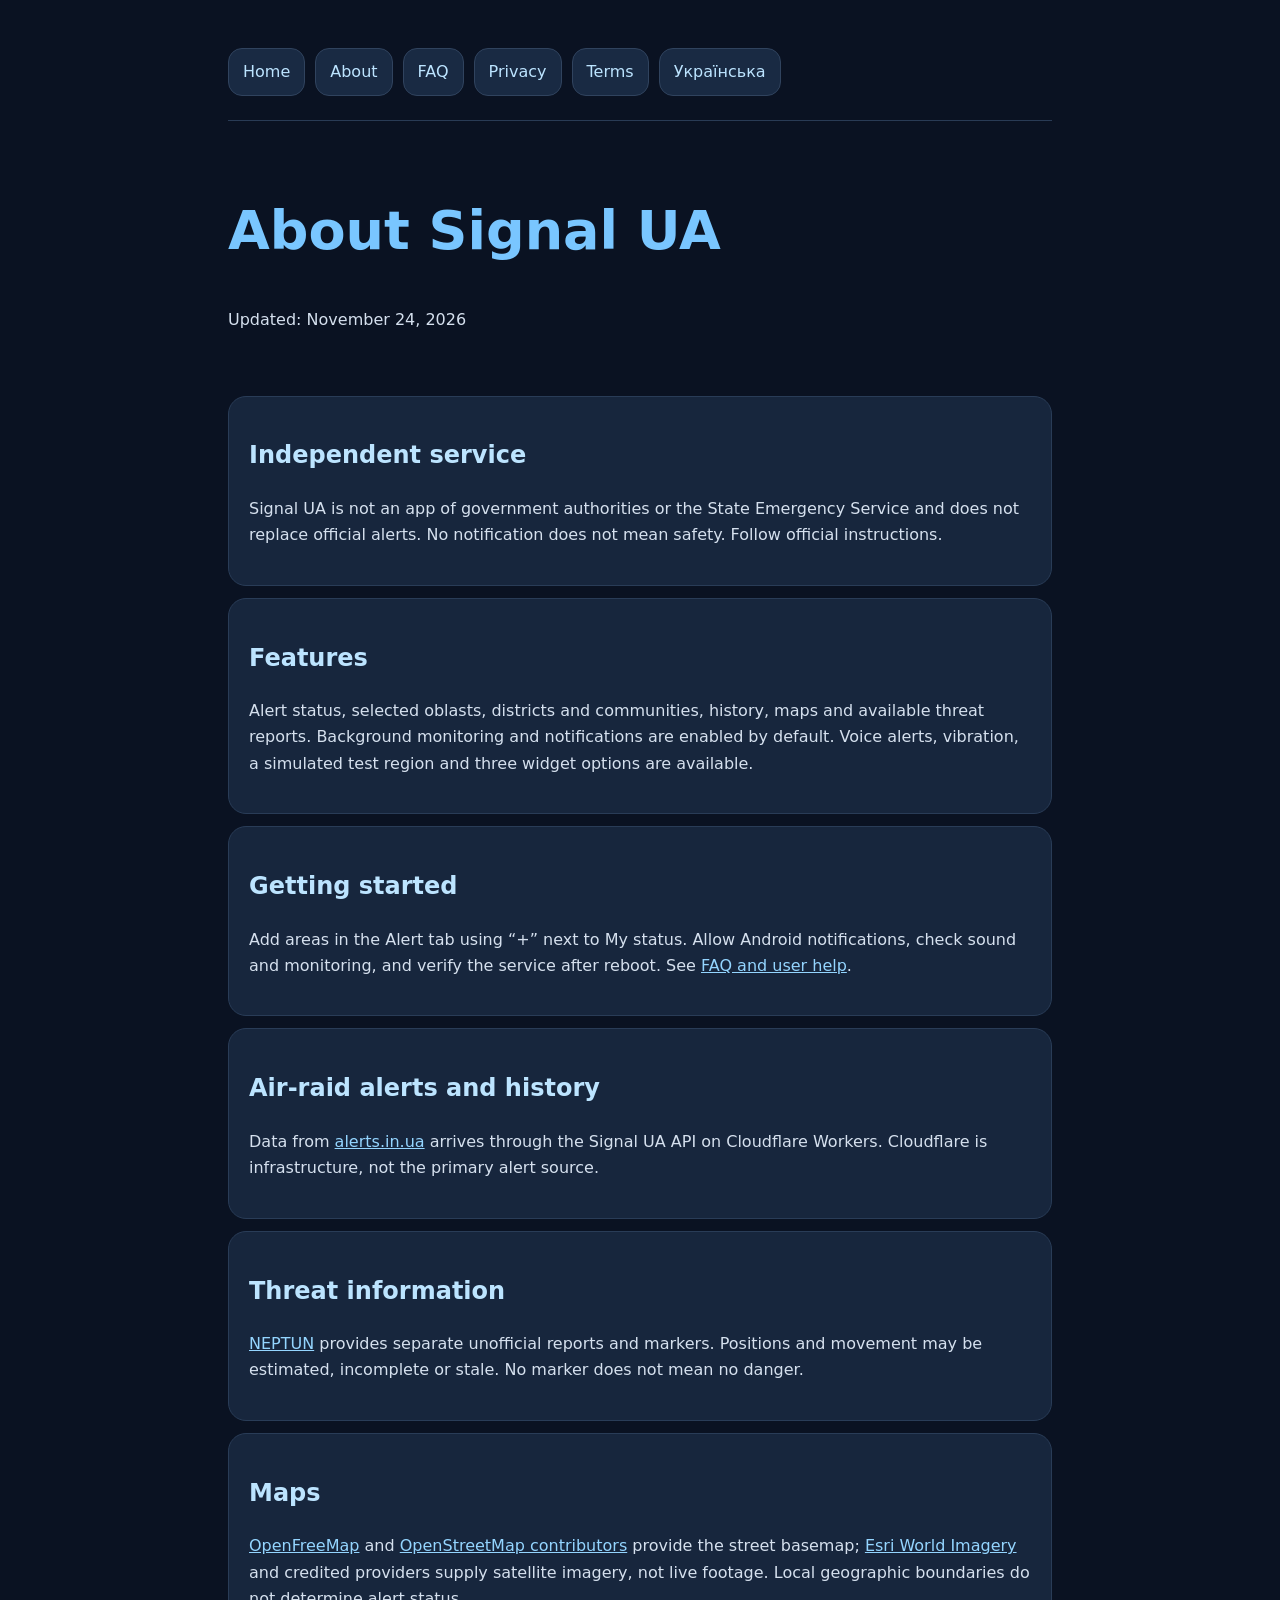
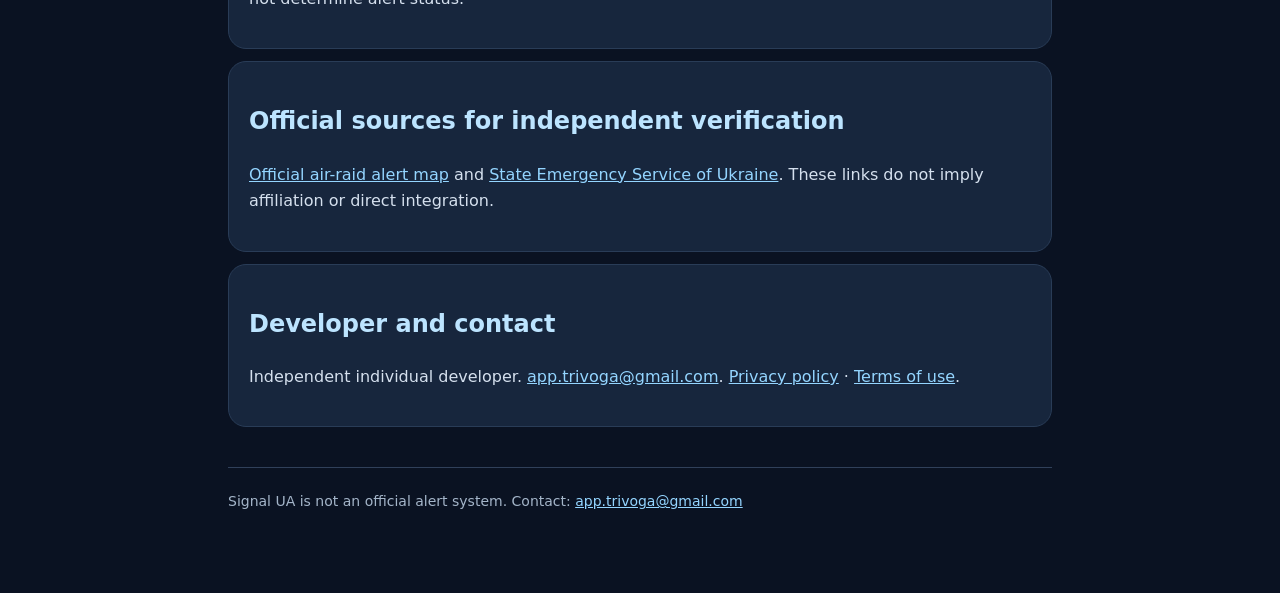
<file: en/about.html>
<!doctype html><html lang="en"><head><meta charset="utf-8"><meta name="viewport" content="width=device-width,initial-scale=1"><meta name="theme-color" content="#0a1222"><title>About Signal UA | Signal UA</title><link rel="stylesheet" href="../style.css"></head><body><main><header><nav><a href="index.html">Home</a><a href="about.html">About</a><a href="faq.html">FAQ</a><a href="privacy.html">Privacy</a><a href="terms.html">Terms</a><a href="../about.html">Українська</a></nav></header><section class="hero"><h1>About Signal UA</h1><p>Updated: November 24, 2026</p></section><section class="card"><h2>Independent service</h2><p>Signal UA is not an app of government authorities or the State Emergency Service and does not replace official alerts. No notification does not mean safety. Follow official instructions.</p></section>
<section class="card"><h2>Features</h2><p>Alert status, selected oblasts, districts and communities, history, maps and available threat reports. Background monitoring and notifications are enabled by default. Voice alerts, vibration, a simulated test region and three widget options are available.</p></section>
<section class="card"><h2>Getting started</h2><p>Add areas in the Alert tab using “+” next to My status. Allow Android notifications, check sound and monitoring, and verify the service after reboot. See <a href="faq.html">FAQ and user help</a>.</p></section>
<section class="card"><h2>Air-raid alerts and history</h2><p>Data from <a href="https://alerts.in.ua/">alerts.in.ua</a> arrives through the Signal UA API on Cloudflare Workers. Cloudflare is infrastructure, not the primary alert source.</p></section>
<section class="card"><h2>Threat information</h2><p><a href="https://neptun.in.ua/">NEPTUN</a> provides separate unofficial reports and markers. Positions and movement may be estimated, incomplete or stale. No marker does not mean no danger.</p></section>
<section class="card"><h2>Maps</h2><p><a href="https://openfreemap.org/">OpenFreeMap</a> and <a href="https://www.openstreetmap.org/copyright">OpenStreetMap contributors</a> provide the street basemap; <a href="https://www.esri.com/">Esri World Imagery</a> and credited providers supply satellite imagery, not live footage. Local geographic boundaries do not determine alert status.</p></section>
<section class="card"><h2>Official sources for independent verification</h2><p><a href="https://map.ukrainealarm.com/">Official air-raid alert map</a> and <a href="https://dsns.gov.ua/">State Emergency Service of Ukraine</a>. These links do not imply affiliation or direct integration.</p></section>
<section class="card"><h2>Developer and contact</h2><p>Independent individual developer. <a href="mailto:app.trivoga@gmail.com">app.trivoga@gmail.com</a>. <a href="privacy.html">Privacy policy</a> · <a href="terms.html">Terms of use</a>.</p></section><footer>Signal UA is not an official alert system. Contact: <a href="mailto:app.trivoga@gmail.com">app.trivoga@gmail.com</a></footer></main></body></html>
</file>
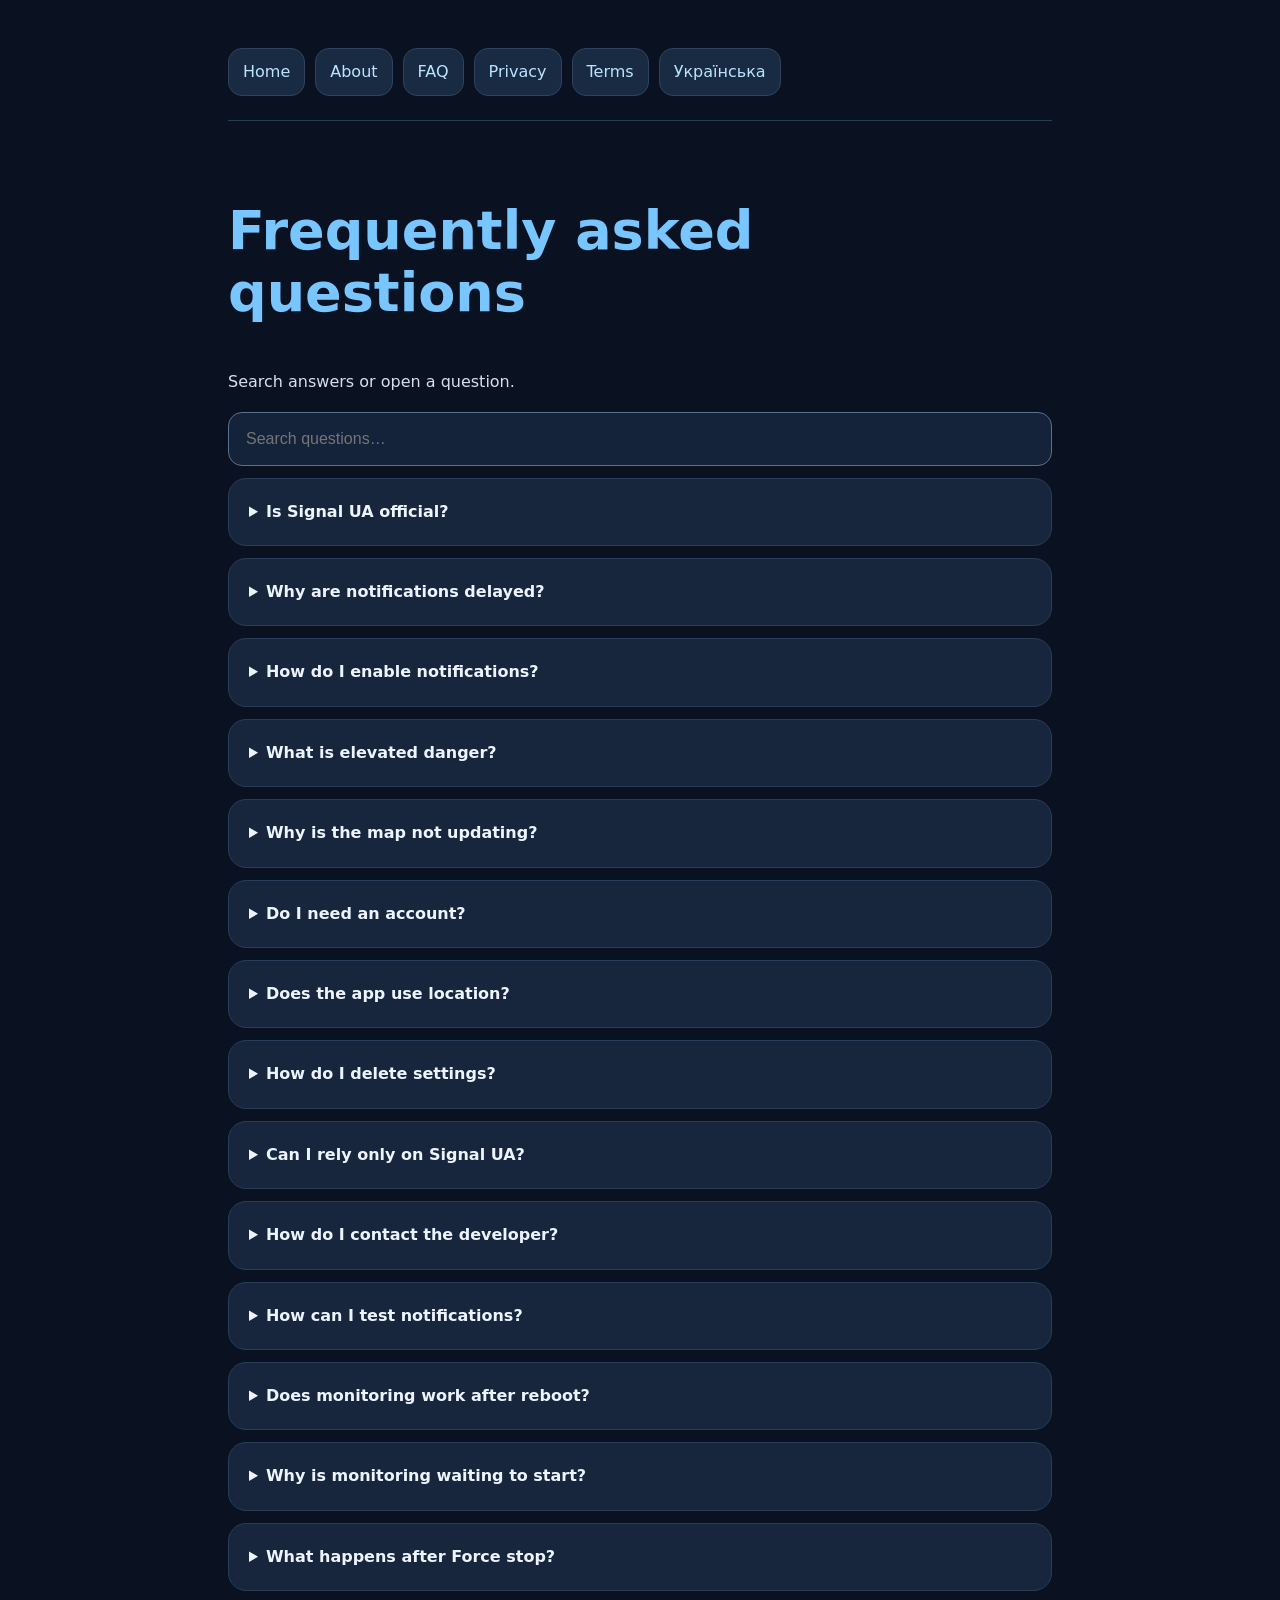
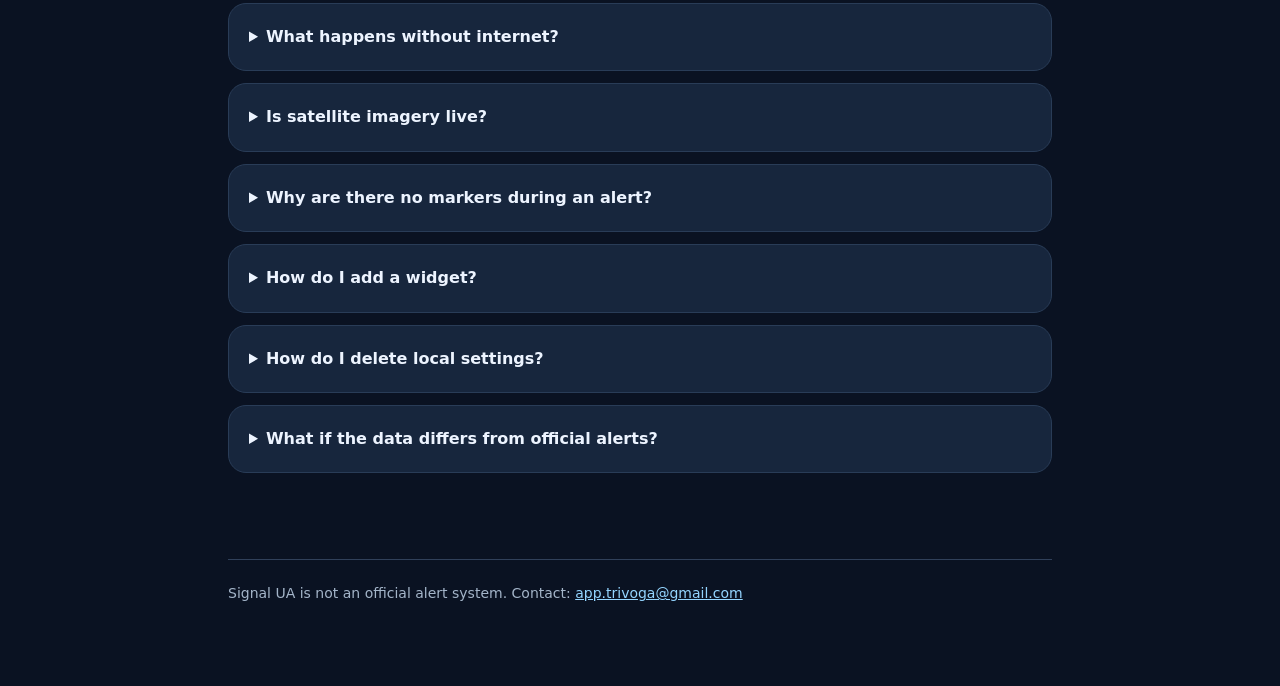
<file: en/faq.html>
<!doctype html><html lang="en"><head><meta charset="utf-8"><meta name="viewport" content="width=device-width,initial-scale=1"><meta name="theme-color" content="#0a1222"><title>Signal UA | faq.html</title><link rel="stylesheet" href="../style.css"></head><body><main><header><nav><a href="index.html">Home</a><a href="about.html">About</a><a href="faq.html">FAQ</a><a href="privacy.html">Privacy</a><a href="terms.html">Terms</a><a href="../faq.html">Українська</a></nav></header><section class="hero"><h1>Frequently asked questions</h1><p>Search answers or open a question.</p><input id="search" placeholder="Search questions…" aria-label="Search questions"><div id="questions"><details data-search="is signal ua official? no. follow official emergency alerts and civil protection instructions."><summary>Is Signal UA official?</summary><p>No. Follow official emergency alerts and civil protection instructions.</p></details><details data-search="why are notifications delayed? data sources, internet connectivity and android background restrictions may cause delays."><summary>Why are notifications delayed?</summary><p>Data sources, internet connectivity and Android background restrictions may cause delays.</p></details><details data-search="how do i enable notifications? allow notifications in android, choose regions and check sound and vibration settings."><summary>How do I enable notifications?</summary><p>Allow notifications in Android, choose regions and check sound and vibration settings.</p></details><details data-search="what is elevated danger? it is an additional location-specific threat signal, not the same as an ordinary air-raid alert."><summary>What is elevated danger?</summary><p>It is an additional location-specific threat signal, not the same as an ordinary air-raid alert.</p></details><details data-search="why is the map not updating? check your internet connection. external providers may be temporarily unavailable."><summary>Why is the map not updating?</summary><p>Check your internet connection. External providers may be temporarily unavailable.</p></details><details data-search="do i need an account? no account is required for the main features."><summary>Do I need an account?</summary><p>No account is required for the main features.</p></details><details data-search="does the app use location? optional location access can be used when you grant android permission."><summary>Does the app use location?</summary><p>Optional location access can be used when you grant Android permission.</p></details><details data-search="how do i delete settings? use android settings → apps → signal ua → storage → clear data, or uninstall."><summary>How do I delete settings?</summary><p>Use Android Settings → Apps → Signal UA → Storage → Clear data, or uninstall.</p></details><details data-search="can i rely only on signal ua? no. follow official warnings and instructions."><summary>Can I rely only on Signal UA?</summary><p>No. Follow official warnings and instructions.</p></details><details data-search="how do i contact the developer? email app.trivoga@gmail.com."><summary>How do I contact the developer?</summary><p>Email app.trivoga@gmail.com.</p></details><details data-search="how can i test notifications? settings → test region. add it for testing and remove it afterward. test messages are not real alerts."><summary>How can I test notifications?</summary><p>Settings → Test region. Add it for testing and remove it afterward. Test messages are not real alerts.</p></details><details data-search="does monitoring work after reboot? the app attempts to restore enabled monitoring. android may restrict startup. open signal ua after reboot and check its status."><summary>Does monitoring work after reboot?</summary><p>The app attempts to restore enabled monitoring. Android may restrict startup. Open Signal UA after reboot and check its status.</p></details><details data-search="why is monitoring waiting to start? the setting is enabled but service operation is not confirmed. check internet, permissions and battery restrictions. do not rely solely on the app."><summary>Why is monitoring waiting to start?</summary><p>The setting is enabled but service operation is not confirmed. Check internet, permissions and battery restrictions. Do not rely solely on the app.</p></details><details data-search="what happens after force stop? android may prevent background alerts until the app is reopened. open signal ua and check monitoring."><summary>What happens after Force stop?</summary><p>Android may prevent background alerts until the app is reopened. Open Signal UA and check monitoring.</p></details><details data-search="what happens without internet? new information may not arrive. displayed status or history may be stale. no message does not mean all-clear."><summary>What happens without internet?</summary><p>New information may not arrive. Displayed status or history may be stale. No message does not mean all-clear.</p></details><details data-search="is satellite imagery live? no. it is esri basemap imagery, not live footage. alerts and threats are supplied separately."><summary>Is satellite imagery live?</summary><p>No. It is Esri basemap imagery, not live footage. Alerts and threats are supplied separately.</p></details><details data-search="why are there no markers during an alert? alert status and neptun markers are separate data. no marker does not mean no danger. marker positions and movement may be estimated."><summary>Why are there no markers during an alert?</summary><p>Alert status and NEPTUN markers are separate data. No marker does not mean no danger. Marker positions and movement may be estimated.</p></details><details data-search="how do i add a widget? long-press an empty area of the android home screen → widgets → signal ua. selected-area, large map and small map widgets are available."><summary>How do I add a widget?</summary><p>Long-press an empty area of the Android home screen → Widgets → Signal UA. Selected-area, large map and small map widgets are available.</p></details><details data-search="how do i delete local settings? android settings → apps → signal ua → storage → clear data. configure alerts again afterward. this does not delete external server logs."><summary>How do I delete local settings?</summary><p>Android Settings → Apps → Signal UA → Storage → Clear data. Configure alerts again afterward. This does not delete external server logs.</p></details><details data-search="what if the data differs from official alerts? follow official warnings for your area. report the region, time, app version and discrepancy to the developer."><summary>What if the data differs from official alerts?</summary><p>Follow official warnings for your area. Report the region, time, app version and discrepancy to the developer.</p></details></div><p id="empty" hidden>No matching questions.</p><script>const input=document.querySelector('#search'),items=[...document.querySelectorAll('details')],empty=document.querySelector('#empty');input.addEventListener('input',()=>{let n=0;for(const el of items){el.hidden=!el.dataset.search.includes(input.value.toLowerCase());if(!el.hidden)n++}empty.hidden=n>0});</script></section><footer>Signal UA is not an official alert system. Contact: <a href="mailto:app.trivoga@gmail.com">app.trivoga@gmail.com</a></footer></main></body></html>
</file>
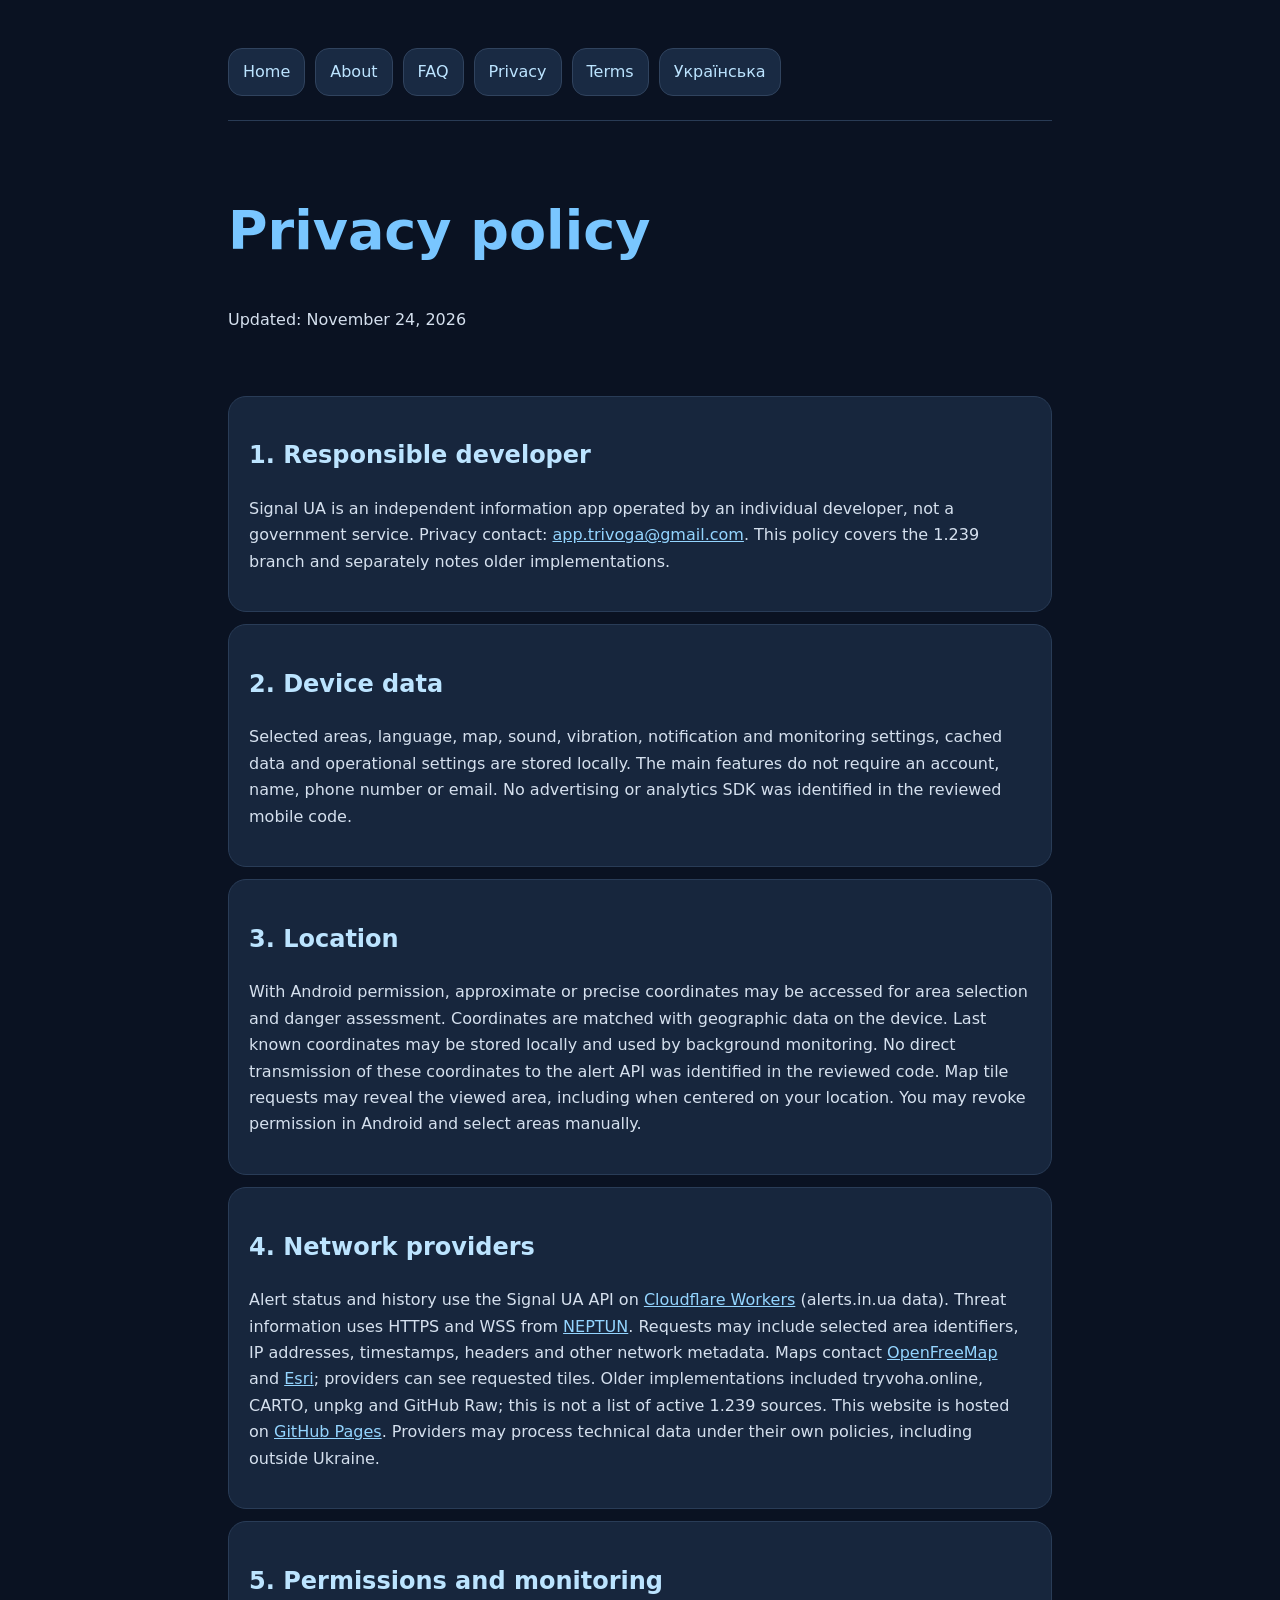
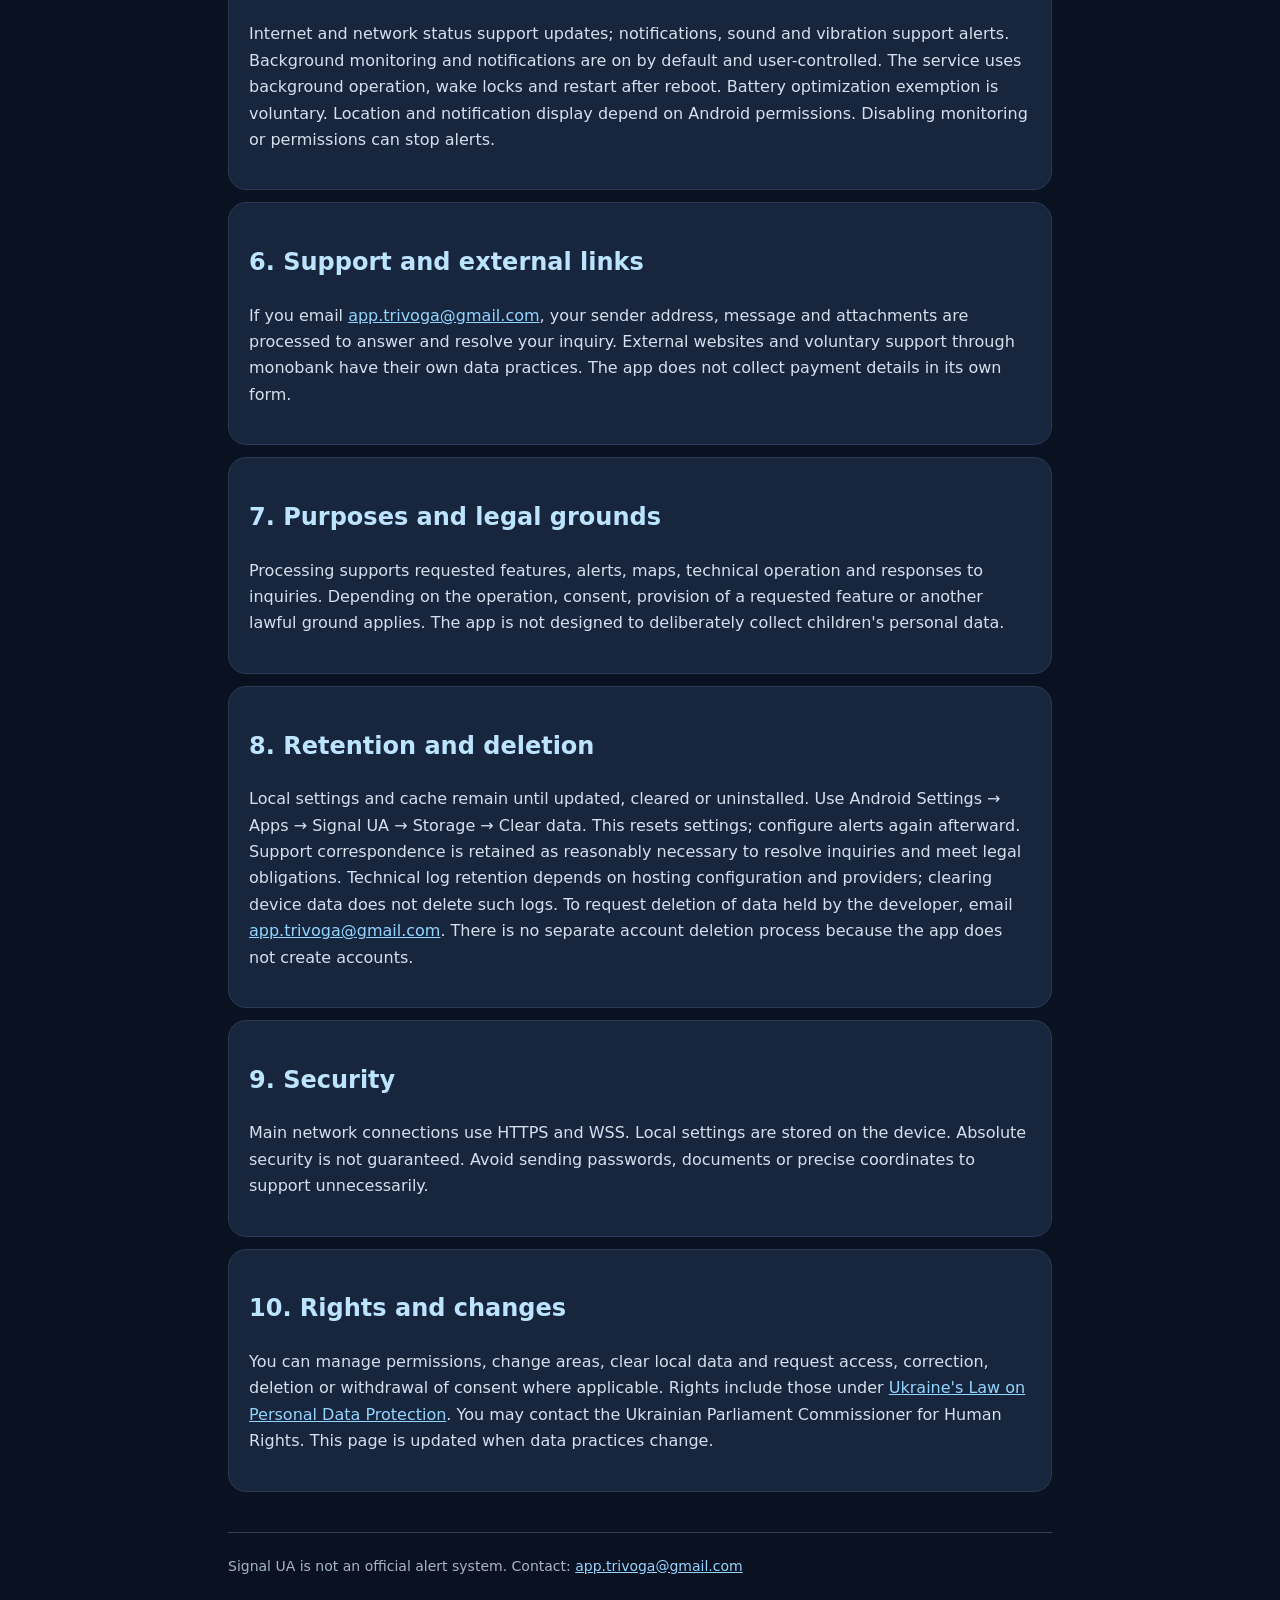
<file: en/privacy.html>
<!doctype html><html lang="en"><head><meta charset="utf-8"><meta name="viewport" content="width=device-width,initial-scale=1"><meta name="theme-color" content="#0a1222"><title>Privacy policy | Signal UA</title><link rel="stylesheet" href="../style.css"></head><body><main><header><nav><a href="index.html">Home</a><a href="about.html">About</a><a href="faq.html">FAQ</a><a href="privacy.html">Privacy</a><a href="terms.html">Terms</a><a href="../privacy.html">Українська</a></nav></header><section class="hero"><h1>Privacy policy</h1><p>Updated: November 24, 2026</p></section><section class="card"><h2>1. Responsible developer</h2><p>Signal UA is an independent information app operated by an individual developer, not a government service. Privacy contact: <a href="mailto:app.trivoga@gmail.com">app.trivoga@gmail.com</a>. This policy covers the 1.239 branch and separately notes older implementations.</p></section>
<section class="card"><h2>2. Device data</h2><p>Selected areas, language, map, sound, vibration, notification and monitoring settings, cached data and operational settings are stored locally. The main features do not require an account, name, phone number or email. No advertising or analytics SDK was identified in the reviewed mobile code.</p></section>
<section class="card"><h2>3. Location</h2><p>With Android permission, approximate or precise coordinates may be accessed for area selection and danger assessment. Coordinates are matched with geographic data on the device. Last known coordinates may be stored locally and used by background monitoring. No direct transmission of these coordinates to the alert API was identified in the reviewed code. Map tile requests may reveal the viewed area, including when centered on your location. You may revoke permission in Android and select areas manually.</p></section>
<section class="card"><h2>4. Network providers</h2><p>Alert status and history use the Signal UA API on <a href="https://www.cloudflare.com/privacypolicy/">Cloudflare Workers</a> (alerts.in.ua data). Threat information uses HTTPS and WSS from <a href="https://neptun.in.ua/">NEPTUN</a>. Requests may include selected area identifiers, IP addresses, timestamps, headers and other network metadata. Maps contact <a href="https://openfreemap.org/">OpenFreeMap</a> and <a href="https://www.esri.com/en-us/privacy/overview">Esri</a>; providers can see requested tiles. Older implementations included tryvoha.online, CARTO, unpkg and GitHub Raw; this is not a list of active 1.239 sources. This website is hosted on <a href="https://docs.github.com/en/site-policy/privacy-policies/github-general-privacy-statement">GitHub Pages</a>. Providers may process technical data under their own policies, including outside Ukraine.</p></section>
<section class="card"><h2>5. Permissions and monitoring</h2><p>Internet and network status support updates; notifications, sound and vibration support alerts. Background monitoring and notifications are on by default and user-controlled. The service uses background operation, wake locks and restart after reboot. Battery optimization exemption is voluntary. Location and notification display depend on Android permissions. Disabling monitoring or permissions can stop alerts.</p></section>
<section class="card"><h2>6. Support and external links</h2><p>If you email <a href="mailto:app.trivoga@gmail.com">app.trivoga@gmail.com</a>, your sender address, message and attachments are processed to answer and resolve your inquiry. External websites and voluntary support through monobank have their own data practices. The app does not collect payment details in its own form.</p></section>
<section class="card"><h2>7. Purposes and legal grounds</h2><p>Processing supports requested features, alerts, maps, technical operation and responses to inquiries. Depending on the operation, consent, provision of a requested feature or another lawful ground applies. The app is not designed to deliberately collect children's personal data.</p></section>
<section class="card"><h2>8. Retention and deletion</h2><p>Local settings and cache remain until updated, cleared or uninstalled. Use Android Settings → Apps → Signal UA → Storage → Clear data. This resets settings; configure alerts again afterward. Support correspondence is retained as reasonably necessary to resolve inquiries and meet legal obligations. Technical log retention depends on hosting configuration and providers; clearing device data does not delete such logs. To request deletion of data held by the developer, email <a href="mailto:app.trivoga@gmail.com">app.trivoga@gmail.com</a>. There is no separate account deletion process because the app does not create accounts.</p></section>
<section class="card"><h2>9. Security</h2><p>Main network connections use HTTPS and WSS. Local settings are stored on the device. Absolute security is not guaranteed. Avoid sending passwords, documents or precise coordinates to support unnecessarily.</p></section>
<section class="card"><h2>10. Rights and changes</h2><p>You can manage permissions, change areas, clear local data and request access, correction, deletion or withdrawal of consent where applicable. Rights include those under <a href="https://zakon.rada.gov.ua/go/2297-17">Ukraine's Law on Personal Data Protection</a>. You may contact the Ukrainian Parliament Commissioner for Human Rights. This page is updated when data practices change.</p></section><footer>Signal UA is not an official alert system. Contact: <a href="mailto:app.trivoga@gmail.com">app.trivoga@gmail.com</a></footer></main></body></html>
</file>
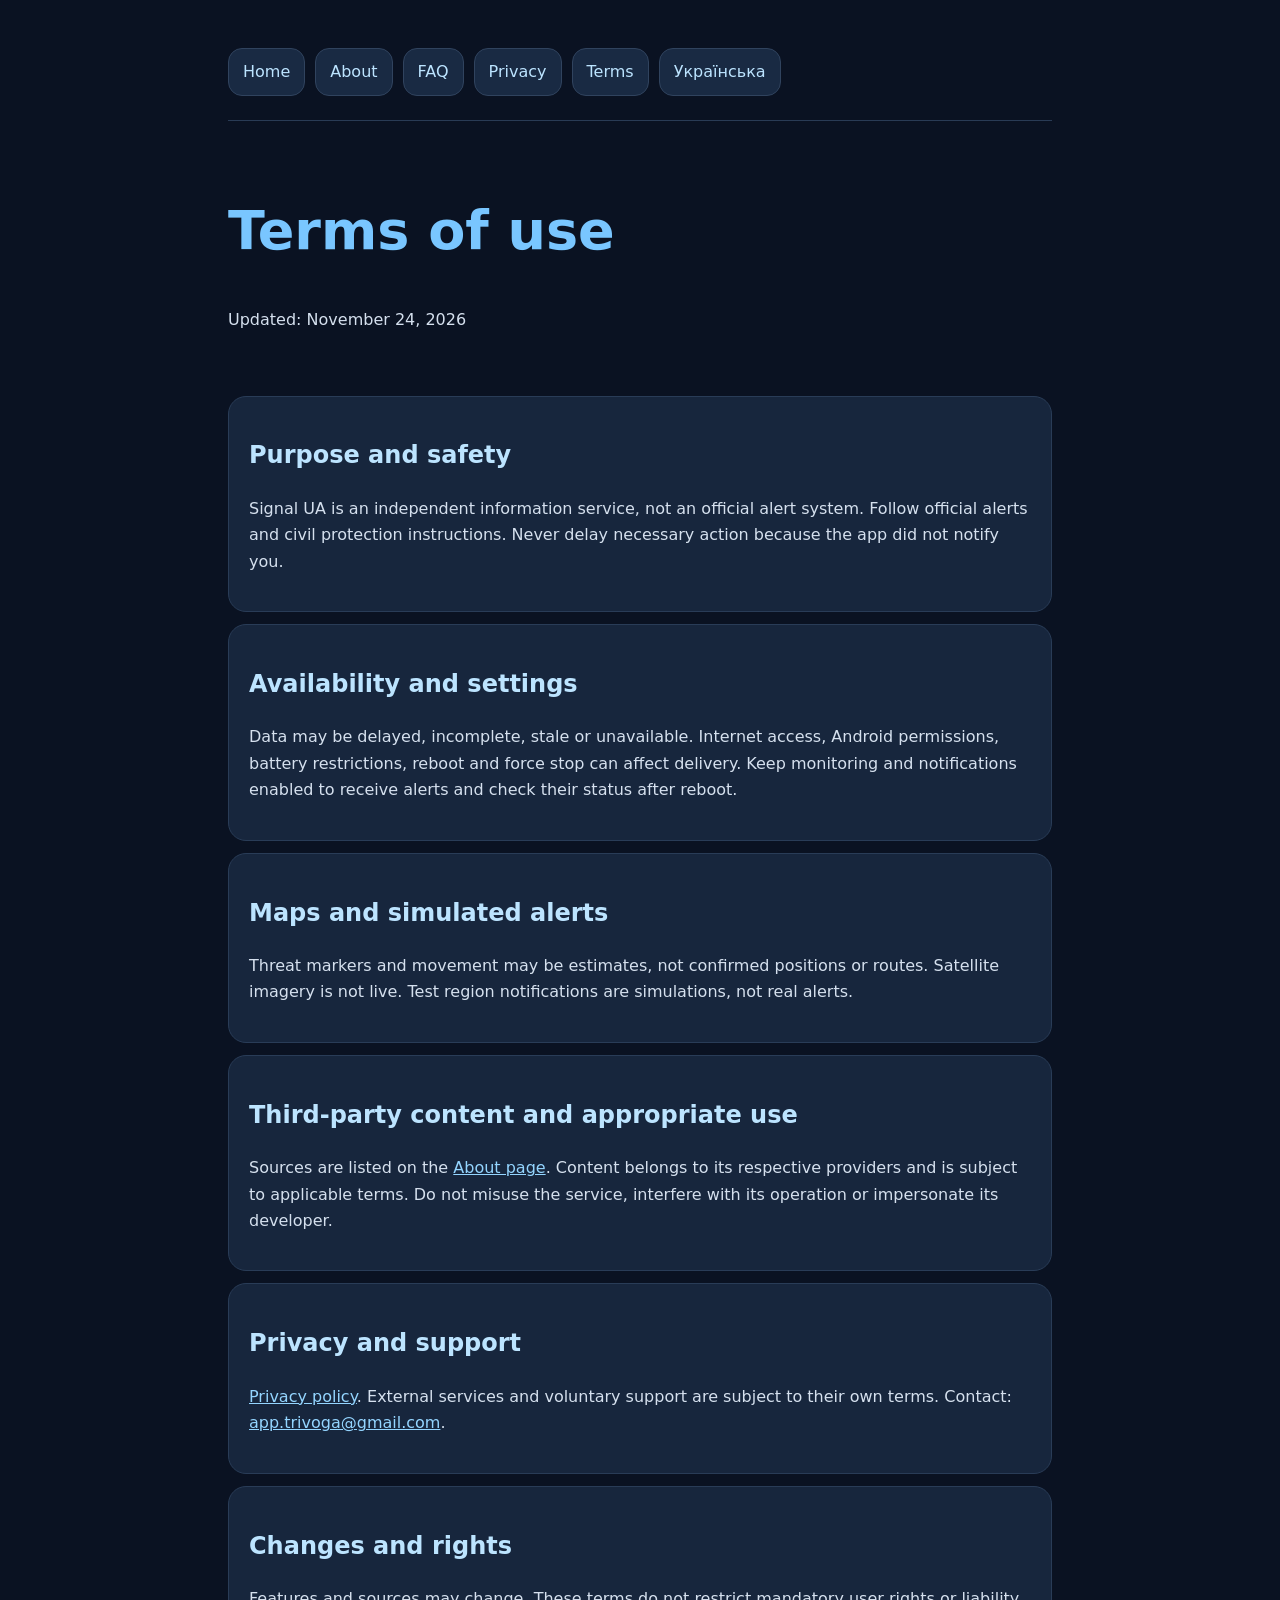
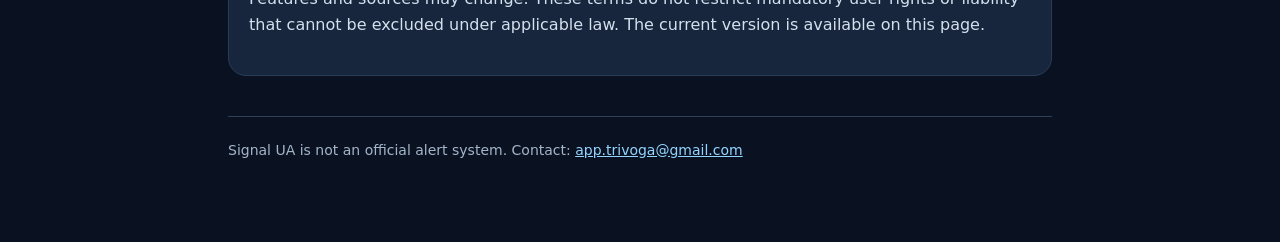
<file: en/terms.html>
<!doctype html><html lang="en"><head><meta charset="utf-8"><meta name="viewport" content="width=device-width,initial-scale=1"><meta name="theme-color" content="#0a1222"><title>Terms of use | Signal UA</title><link rel="stylesheet" href="../style.css"></head><body><main><header><nav><a href="index.html">Home</a><a href="about.html">About</a><a href="faq.html">FAQ</a><a href="privacy.html">Privacy</a><a href="terms.html">Terms</a><a href="../terms.html">Українська</a></nav></header><section class="hero"><h1>Terms of use</h1><p>Updated: November 24, 2026</p></section><section class="card"><h2>Purpose and safety</h2><p>Signal UA is an independent information service, not an official alert system. Follow official alerts and civil protection instructions. Never delay necessary action because the app did not notify you.</p></section>
<section class="card"><h2>Availability and settings</h2><p>Data may be delayed, incomplete, stale or unavailable. Internet access, Android permissions, battery restrictions, reboot and force stop can affect delivery. Keep monitoring and notifications enabled to receive alerts and check their status after reboot.</p></section>
<section class="card"><h2>Maps and simulated alerts</h2><p>Threat markers and movement may be estimates, not confirmed positions or routes. Satellite imagery is not live. Test region notifications are simulations, not real alerts.</p></section>
<section class="card"><h2>Third-party content and appropriate use</h2><p>Sources are listed on the <a href="about.html">About page</a>. Content belongs to its respective providers and is subject to applicable terms. Do not misuse the service, interfere with its operation or impersonate its developer.</p></section>
<section class="card"><h2>Privacy and support</h2><p><a href="privacy.html">Privacy policy</a>. External services and voluntary support are subject to their own terms. Contact: <a href="mailto:app.trivoga@gmail.com">app.trivoga@gmail.com</a>.</p></section>
<section class="card"><h2>Changes and rights</h2><p>Features and sources may change. These terms do not restrict mandatory user rights or liability that cannot be excluded under applicable law. The current version is available on this page.</p></section><footer>Signal UA is not an official alert system. Contact: <a href="mailto:app.trivoga@gmail.com">app.trivoga@gmail.com</a></footer></main></body></html>
</file>
<file: style.css>
:root{color-scheme:dark}*{box-sizing:border-box}body{margin:0;background:#0a1222;color:#edf4ff;font:16px/1.65 system-ui,sans-serif}main{max-width:860px;margin:auto;padding:24px 18px 80px}header{padding:24px 0;border-bottom:1px solid #293b55}nav{display:flex;flex-wrap:wrap;gap:10px}nav a,.btn{color:#bce4ff;text-decoration:none;background:#192a43;border:1px solid #30435e;border-radius:14px;padding:10px 14px}h1{font-size:clamp(32px,7vw,54px);line-height:1.15;color:#79c6ff}h2{color:#bce4ff}p,li{color:#d5e0ee}.hero{padding:34px 0}.lead{font-size:19px}.grid{display:grid;grid-template-columns:repeat(auto-fit,minmax(220px,1fr));gap:14px}.card,details{background:#17263d;border:1px solid #293c57;border-radius:18px;padding:20px;margin:12px 0}details summary{font-weight:700;cursor:pointer}details[open]{border-color:#5d9acb}input{width:100%;padding:17px;background:#14233a;border:1px solid #57718f;border-radius:14px;color:white;font-size:16px}a{color:#94d5ff}footer{margin-top:40px;color:#a4b5c9;font-size:14px;border-top:1px solid #30405a;padding-top:22px}.note{border-left:3px solid #77c8ff;padding:12px 18px;background:#14243a;border-radius:8px}@media(max-width:500px){main{padding:18px 14px 60px}.card,details{padding:16px}}
</file>
